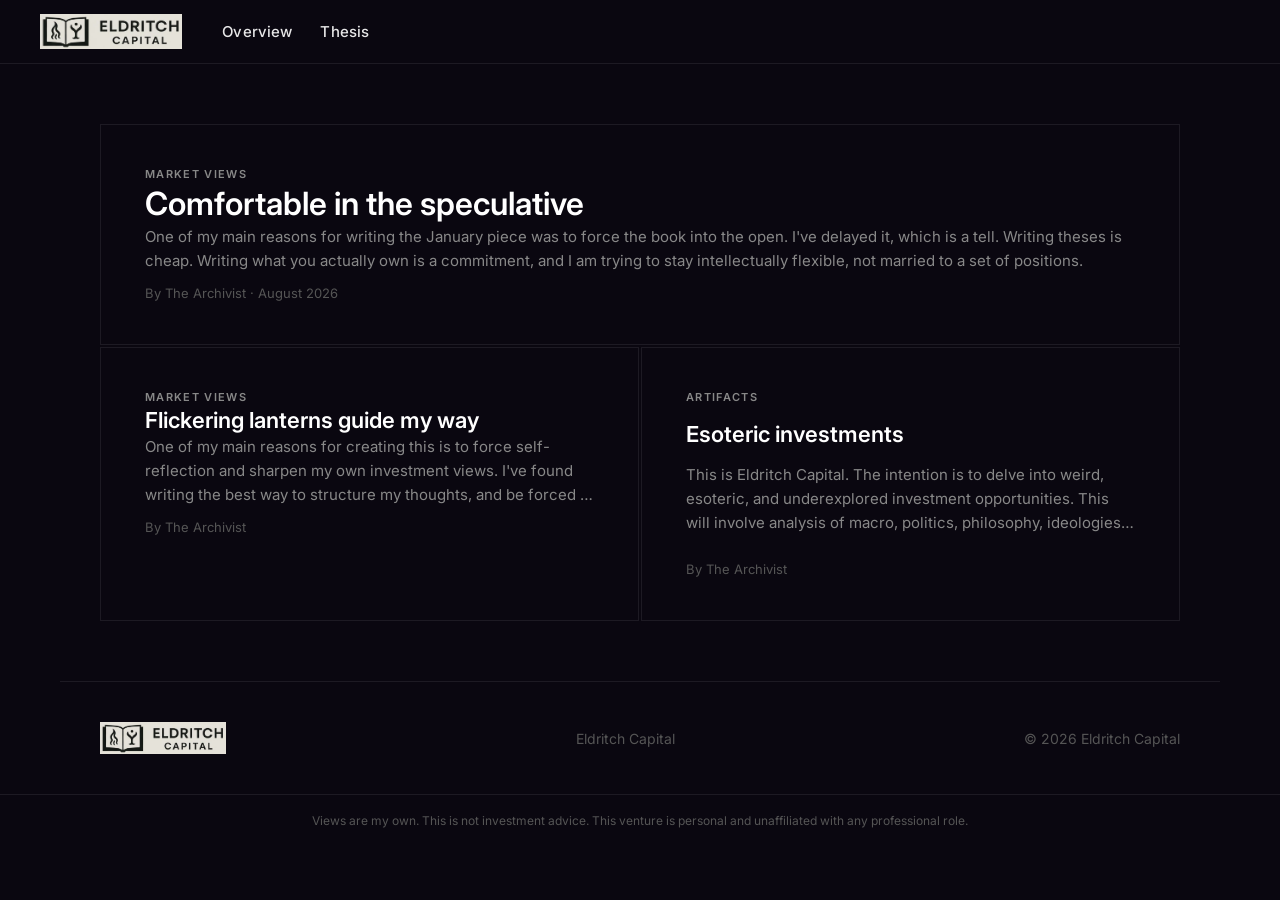
<file: index.html>
<!DOCTYPE html>
<html lang="en">
<head>
  <meta charset="UTF-8" />
  <meta name="viewport" content="width=device-width, initial-scale=1.0" />
  <title>Eldritch Capital</title>
  <meta name="description" content="Exploring esoteric investment ideas" />
  <link rel="stylesheet" href="style.css" />
</head>
<body>

  <!-- ===== NAVIGATION ===== -->
  <nav class="site-nav">
    <div class="nav-left">
      <a href="index.html" class="nav-logo">
        <img src="images/ec-logo-wide-zoom.jpg" alt="Eldritch Capital" />
      </a>
      <ul class="nav-links">
        <li><a href="index.html">Overview</a></li>
        <li><a href="thesis.html">Thesis</a></li>
      </ul>
    </div>
</nav>

  <!-- ===== POST GRID ===== -->
  <main class="home-feed">
    <div class="post-grid">

      <!-- Post 1: Featured -->
      <a href="posts/comfortable-in-the-speculative.html" class="post-card featured">
        <div class="post-card-content">
          <div class="post-card-tag">Market Views</div>
          <h2 class="post-card-title">Comfortable in the speculative</h2>
          <p class="post-card-excerpt">One of my main reasons for writing the January piece was to force the book into the open. I've delayed it, which is a tell. Writing theses is cheap. Writing what you actually own is a commitment, and I am trying to stay intellectually flexible, not married to a set of positions.</p>
          <div class="post-card-meta">By The Archivist &middot; August 2026</div>
        </div>
      </a>

      <!-- Post 2 -->
      <a href="posts/flickering-lanterns-guide-my-way.html" class="post-card">
        <div class="post-card-content">
          <div class="post-card-tag">Market Views</div>
          <h2 class="post-card-title">Flickering lanterns guide my way</h2>
          <p class="post-card-excerpt">One of my main reasons for creating this is to force self-reflection and sharpen my own investment views. I've found writing the best way to structure my thoughts, and be forced to think them through for (even just the threat of) an external audience.</p>
          <div class="post-card-meta">By The Archivist</div>
        </div>
      </a>

      <!-- Post 3 -->
      <a href="posts/esoteric-investments.html" class="post-card">
        <div class="post-card-tag">Artifacts</div>
        <h2 class="post-card-title">Esoteric investments</h2>
        <p class="post-card-excerpt">This is Eldritch Capital. The intention is to delve into weird, esoteric, and underexplored investment opportunities. This will involve analysis of macro, politics, philosophy, ideologies, and technologies.</p>
        <div class="post-card-meta">By The Archivist</div>
      </a>

    </div>
  </main>

  <!-- ===== FOOTER ===== -->
  <footer>
    <div class="site-footer-top">
      <a href="index.html" class="footer-logo">
        <img src="images/ec-logo-wide-zoom.jpg" alt="Eldritch Capital" />
      </a>
      <div class="footer-center">Eldritch Capital</div>
      <div class="footer-right">&copy; 2026 Eldritch Capital</div>
    </div>

    <div class="disclaimer">
      Views are my own. This is not investment advice. This venture is personal and unaffiliated with any professional role.
    </div>
  </footer>

</body>
</html>
</file>
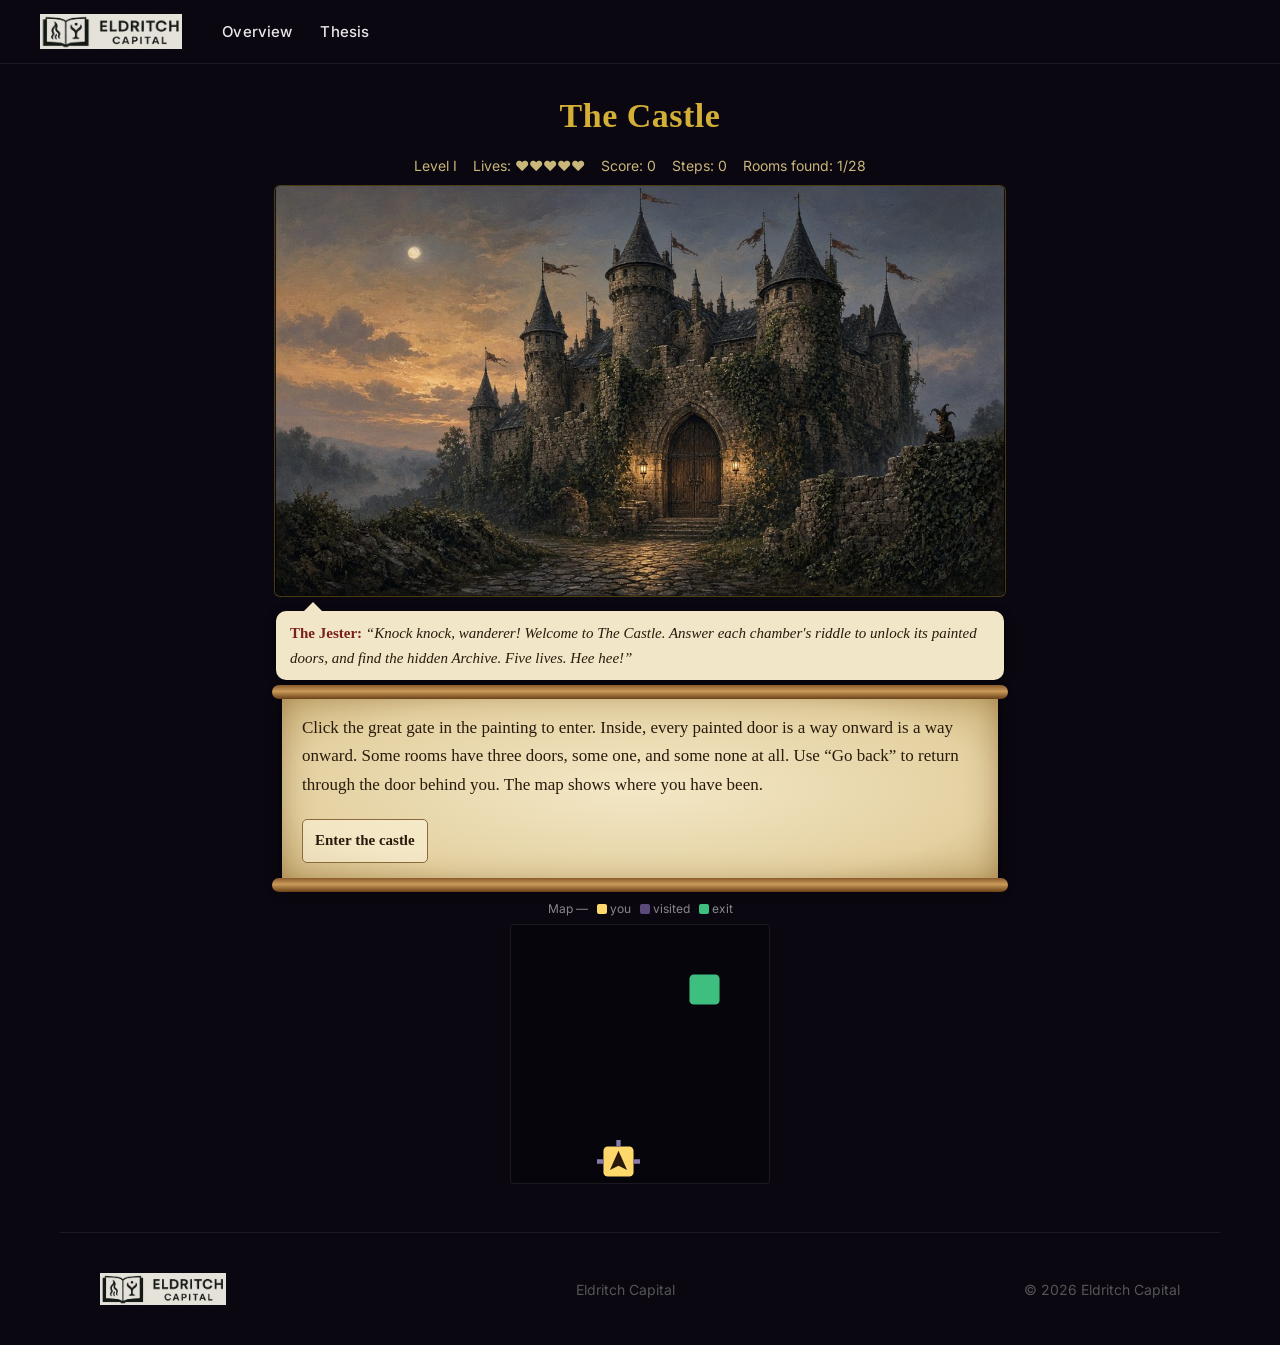
<file: castle/index.html>
<!DOCTYPE html>
<html lang="en">
<head>
<meta charset="UTF-8" />
<meta name="viewport" content="width=device-width, initial-scale=1.0" />
<title>The Castle</title>
<meta name="robots" content="noindex" />
<link rel="stylesheet" href="../style.css" />
<link rel="stylesheet" href="game.css" />
</head>
<body>
<nav class="site-nav">
  <div class="nav-left">
    <a href="../index.html" class="nav-logo"><img src="../images/ec-logo-wide-zoom.jpg" alt="Eldritch Capital" /></a>
    <ul class="nav-links">
      <li><a href="../index.html">Overview</a></li>
      <li><a href="../thesis.html">Thesis</a></li>
    </ul>
  </div>
</nav>
<main class="cs-wrap">
  <h1 class="cs-title">The Castle</h1>
  <div class="cs-hud"><span id="hud-level"></span><span id="hud-lives"></span><span id="hud-score"></span><span id="hud-steps"></span><span id="hud-room"></span></div>
  <div class="cs-scene"><svg id="scene" viewBox="0 0 400 260" preserveAspectRatio="xMidYMid meet"></svg>
    <div id="overlay" class="cs-overlay hidden"></div></div>
  <div id="jester" class="cs-jester"></div>
  <div id="quiz" class="cs-quiz"></div>
  <div class="cs-mapbox"><div class="cs-maplabel">Map — <span class="lg you">you</span> <span class="lg seen">visited</span> <span class="lg exit">exit</span></div>
    <svg id="map" viewBox="0 0 120 120"></svg></div>
</main>
<footer>
  <div class="site-footer-top">
    <a href="../index.html" class="footer-logo"><img src="../images/ec-logo-wide-zoom.jpg" alt="Eldritch Capital" /></a>
    <div class="footer-center">Eldritch Capital</div>
    <div class="footer-right">&copy; 2026 Eldritch Capital</div>
  </div>
</footer>
<script src="questions.js"></script>
<script src="game.js"></script>
</body>
</html>
</file>
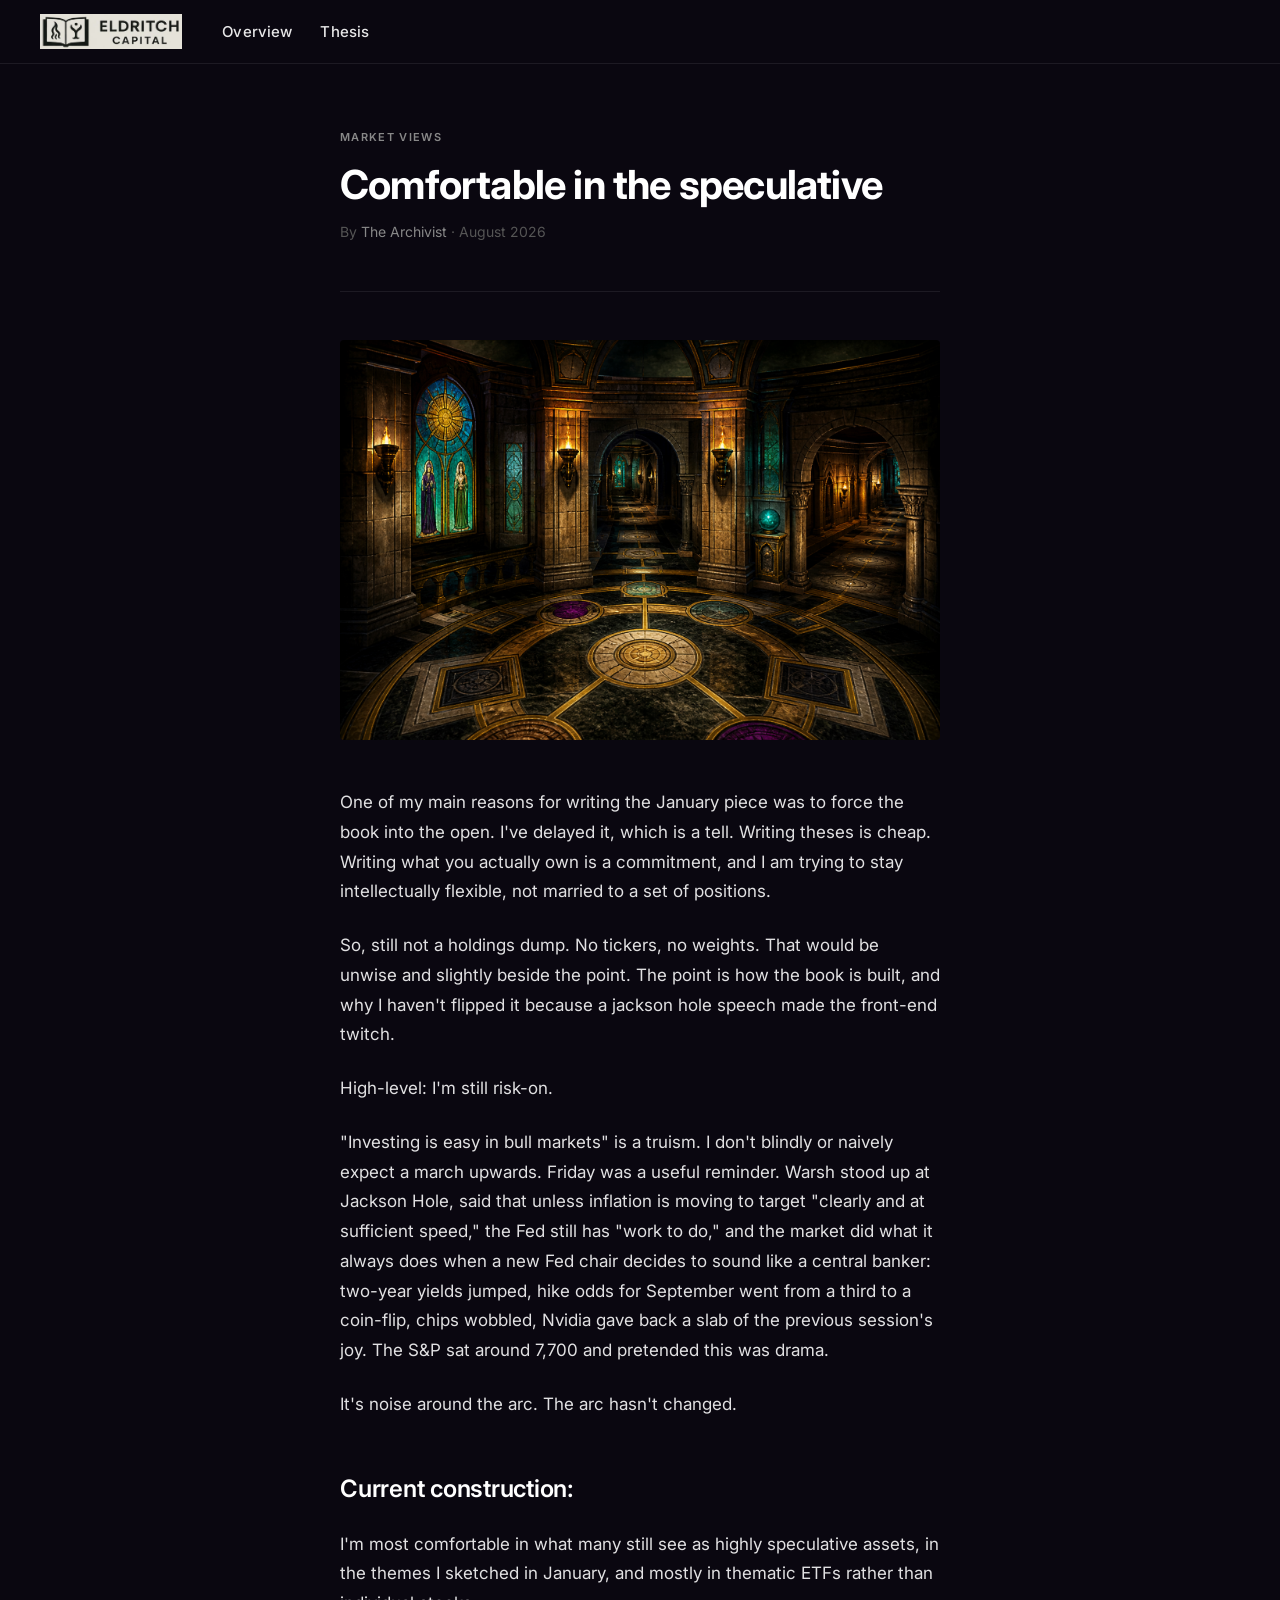
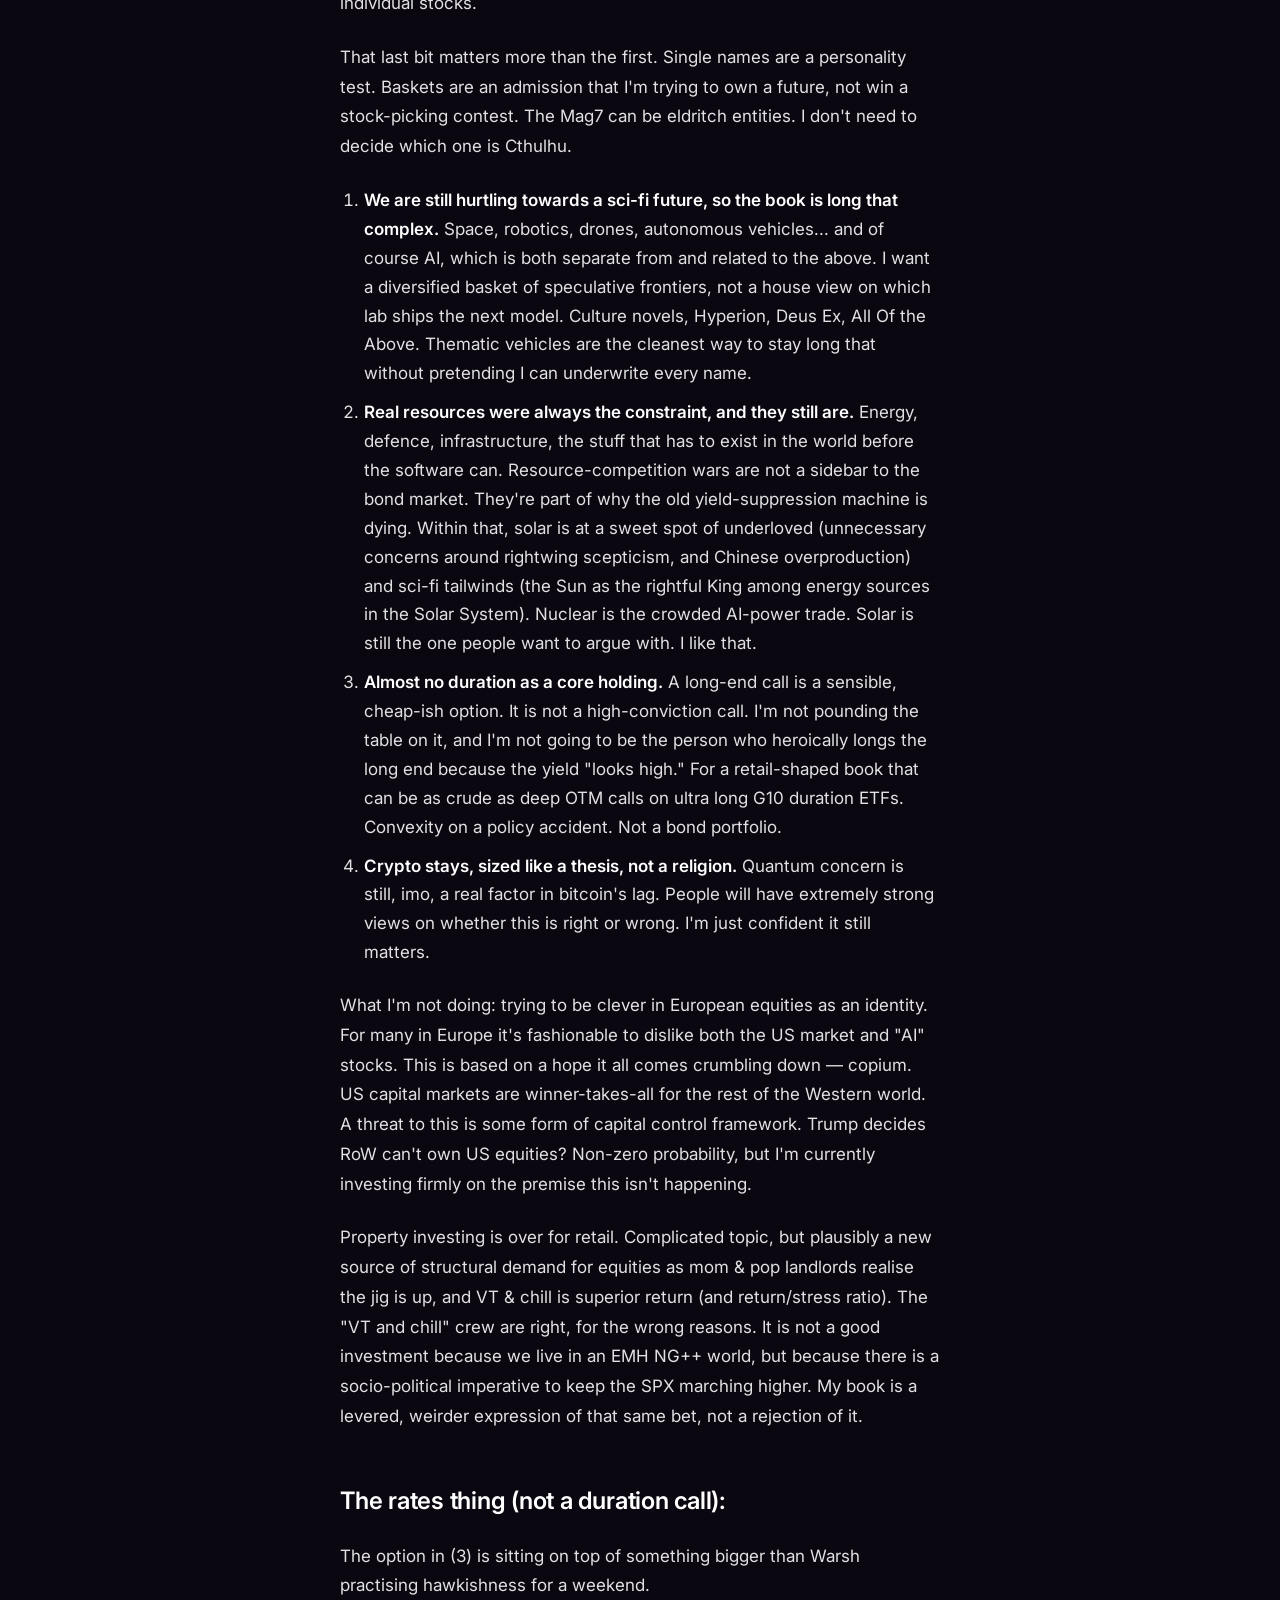
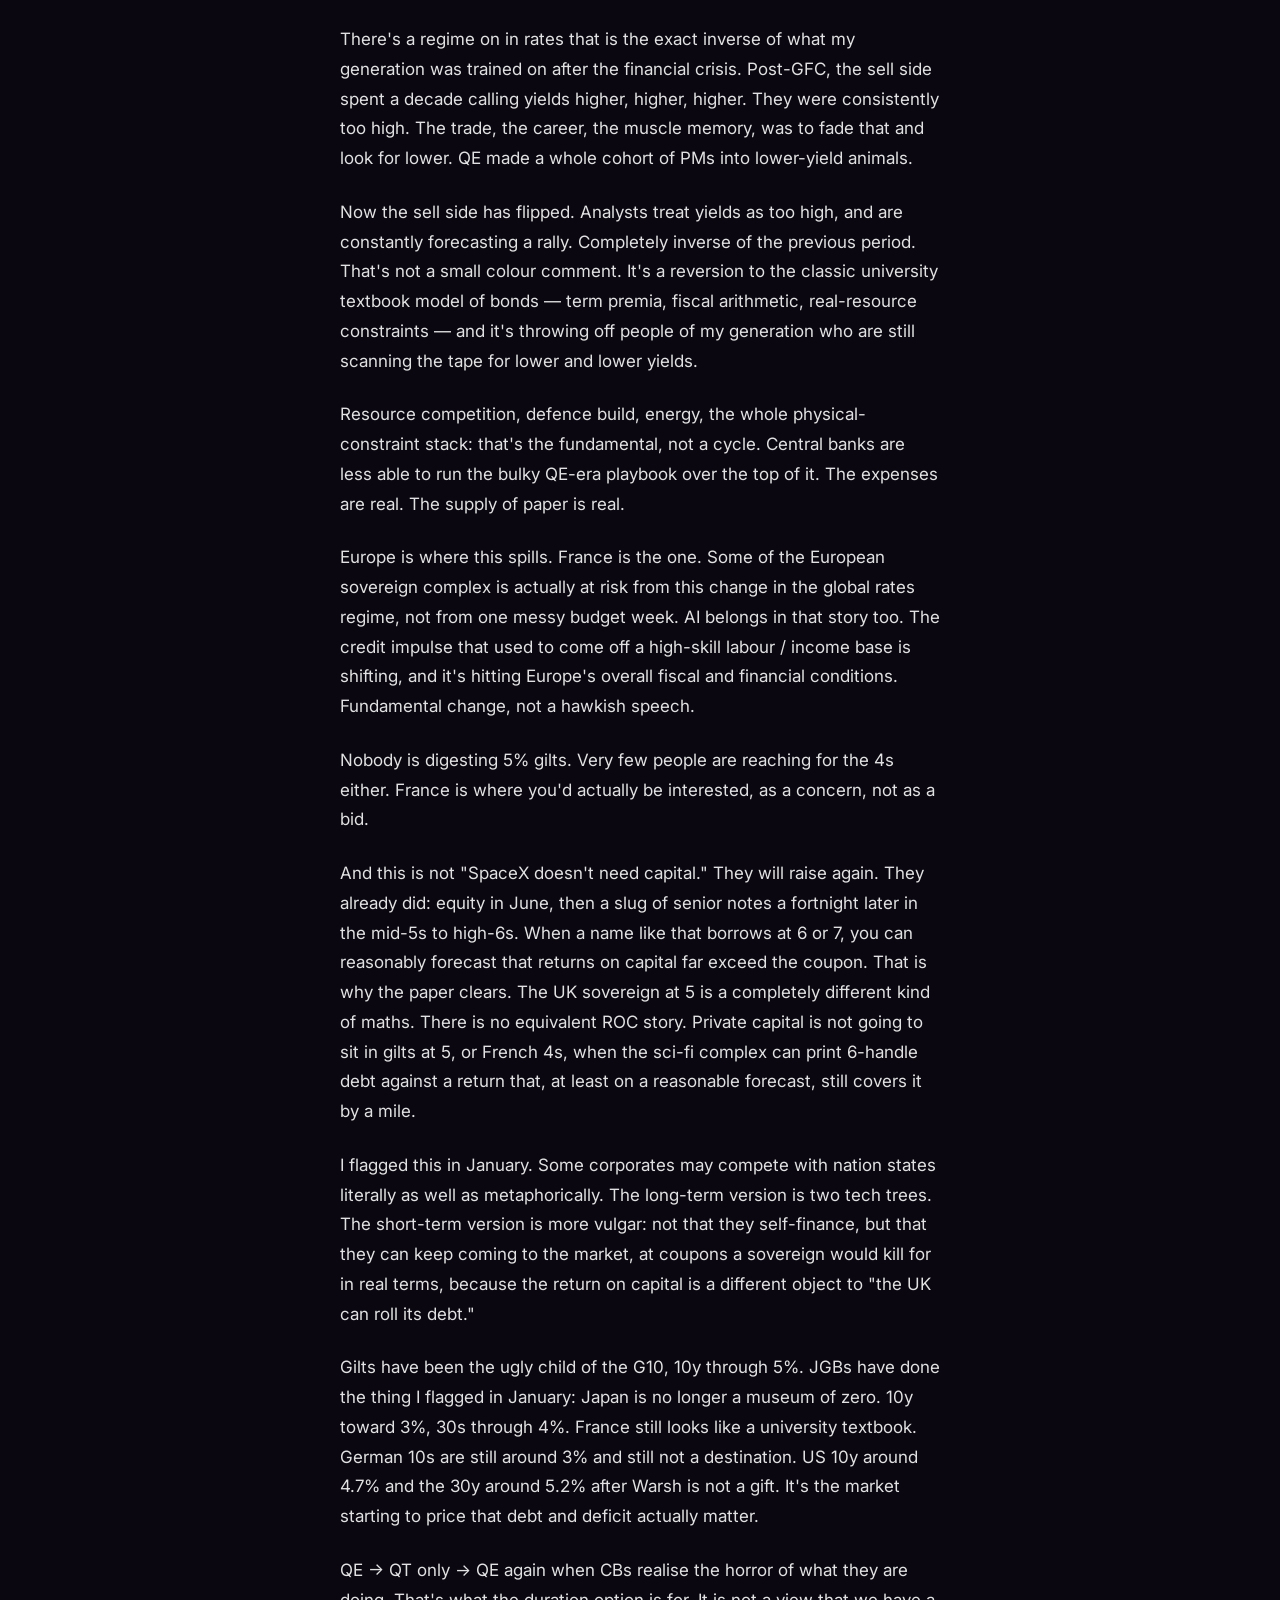
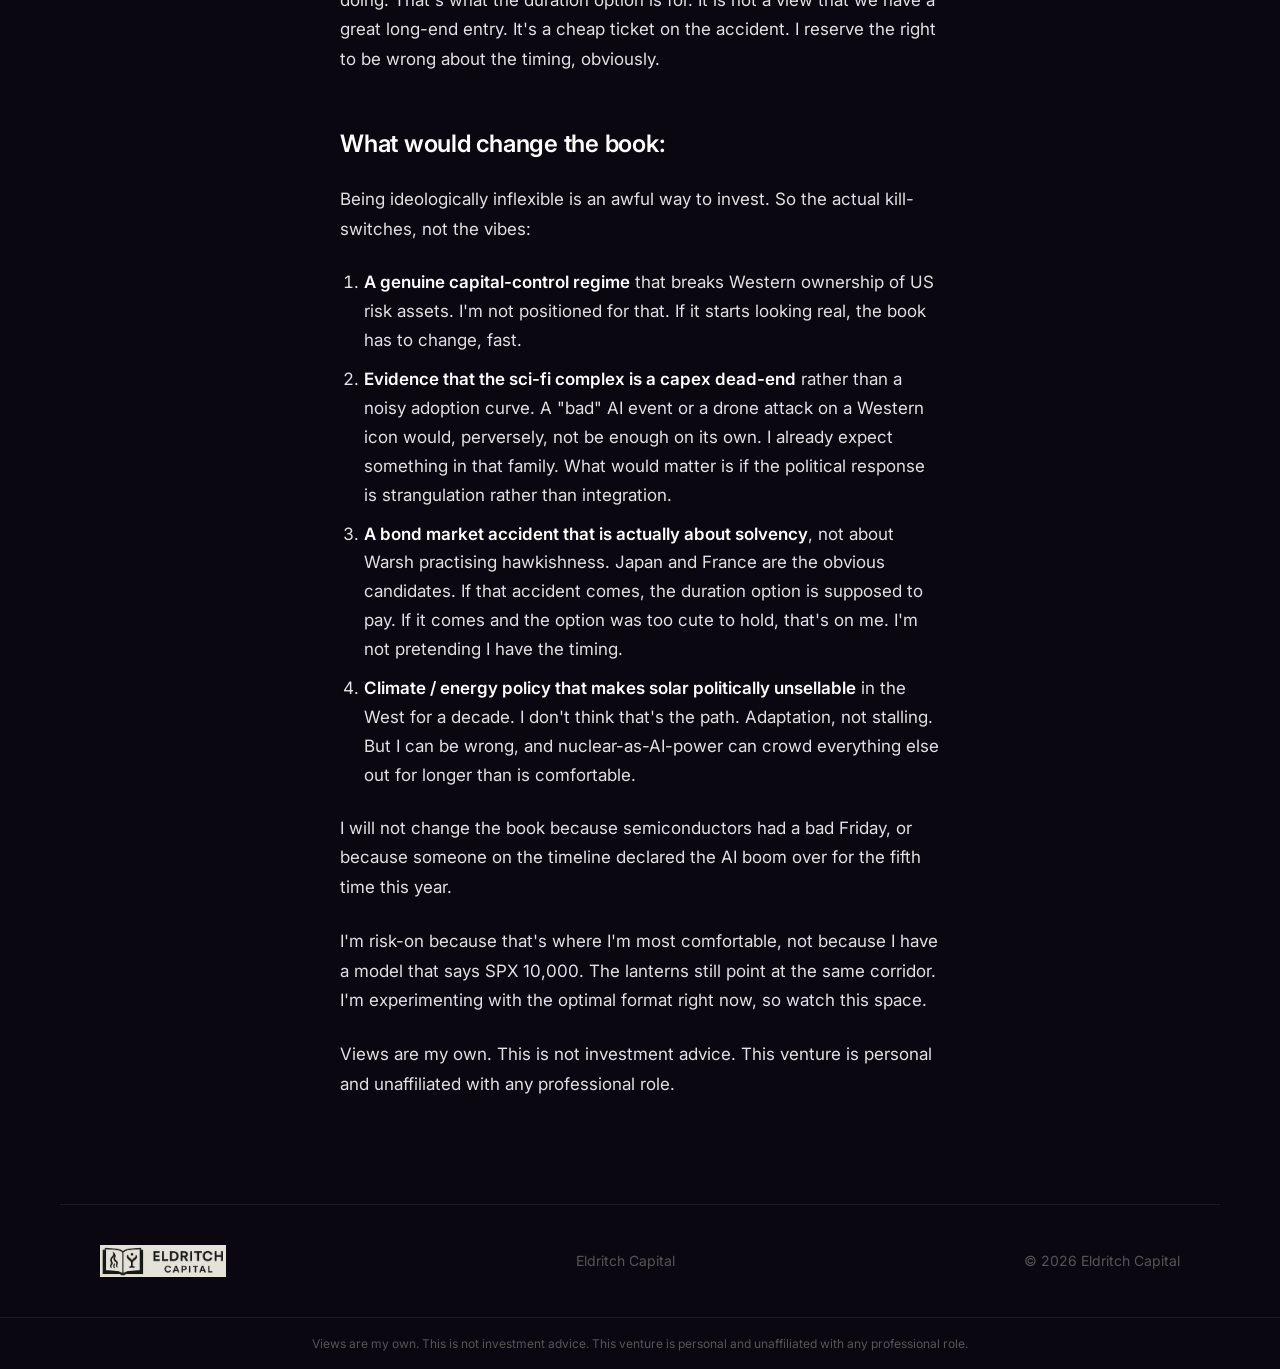
<file: comfortable-in-the-speculative/index.html>
<!DOCTYPE html>
<html lang="en">
<head>
  <meta charset="UTF-8" />
  <meta name="viewport" content="width=device-width, initial-scale=1.0" />
  <title>Comfortable in the speculative — Eldritch Capital</title>
  <link rel="canonical" href="https://eldritch.capital/posts/comfortable-in-the-speculative.html" />
  <meta http-equiv="refresh" content="0; url=/posts/comfortable-in-the-speculative.html" />
  <script>location.replace("/posts/comfortable-in-the-speculative.html");</script>
</head>
<body>
  <p><a href="/posts/comfortable-in-the-speculative.html">Continue to Comfortable in the speculative</a></p>
</body>
</html>
</file>
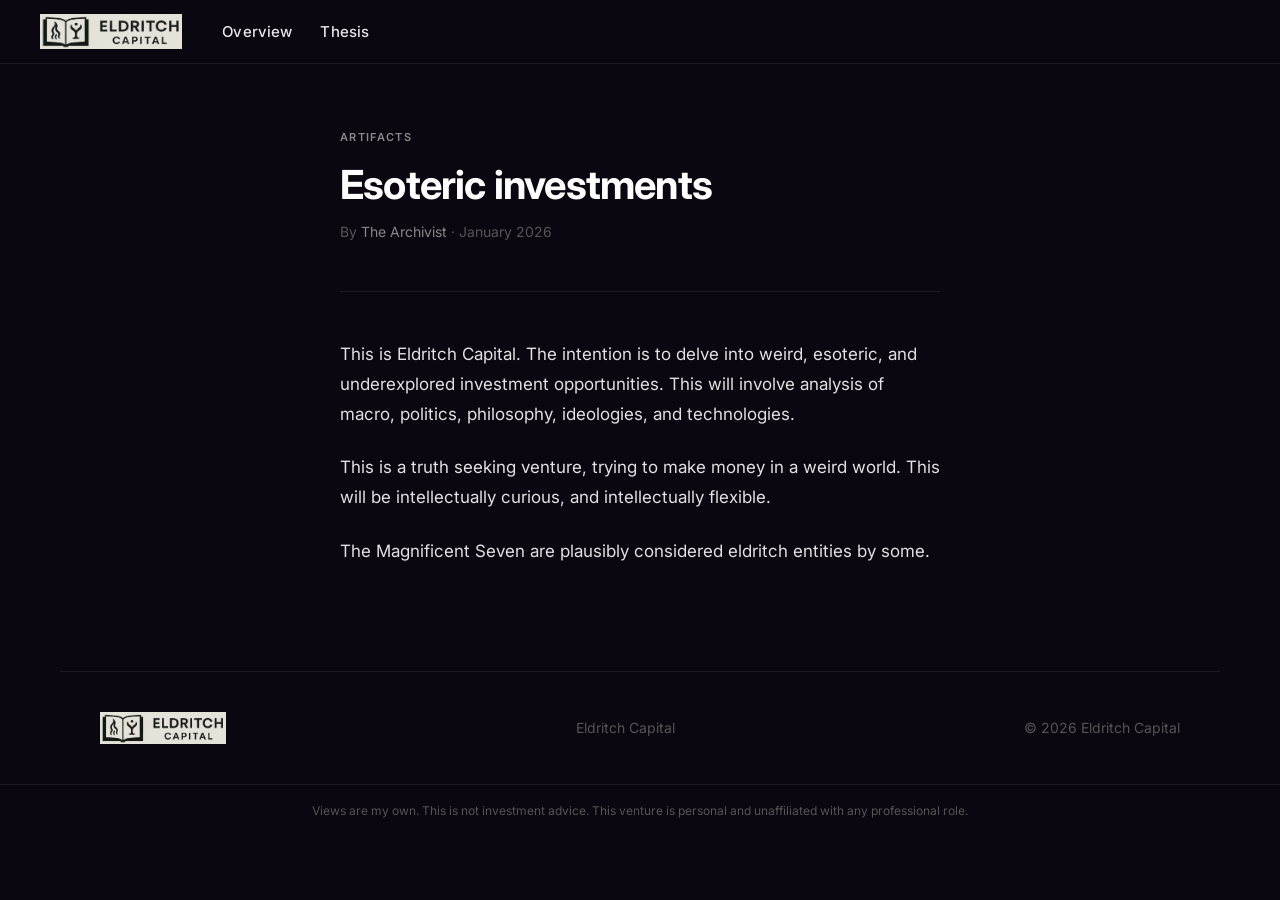
<file: esoteric-investments/index.html>
<!DOCTYPE html>
<html lang="en">
<head>
  <meta charset="UTF-8" />
  <meta name="viewport" content="width=device-width, initial-scale=1.0" />
  <title>Esoteric investments — Eldritch Capital</title>
  <link rel="canonical" href="https://eldritch.capital/posts/esoteric-investments.html" />
  <meta http-equiv="refresh" content="0; url=/posts/esoteric-investments.html" />
  <script>location.replace("/posts/esoteric-investments.html");</script>
</head>
<body>
  <p><a href="/posts/esoteric-investments.html">Continue to Esoteric investments</a></p>
</body>
</html>
</file>
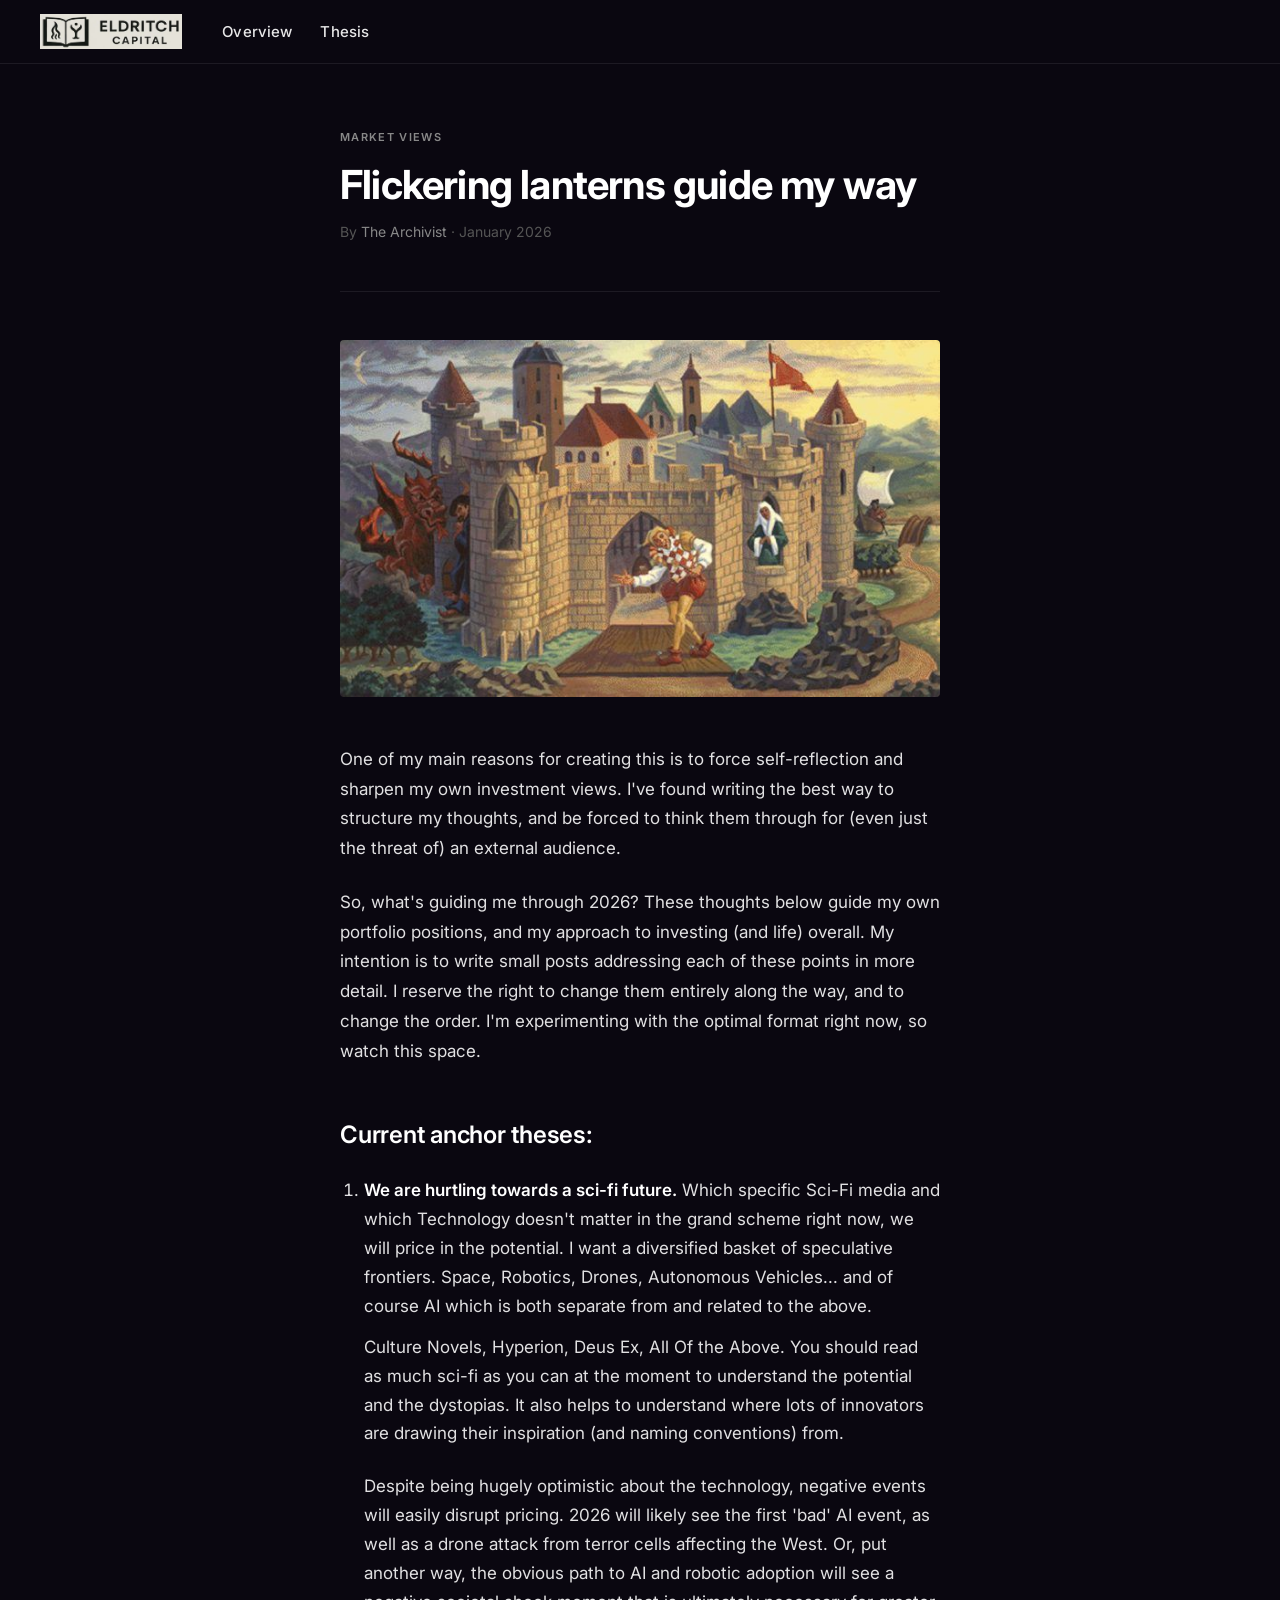
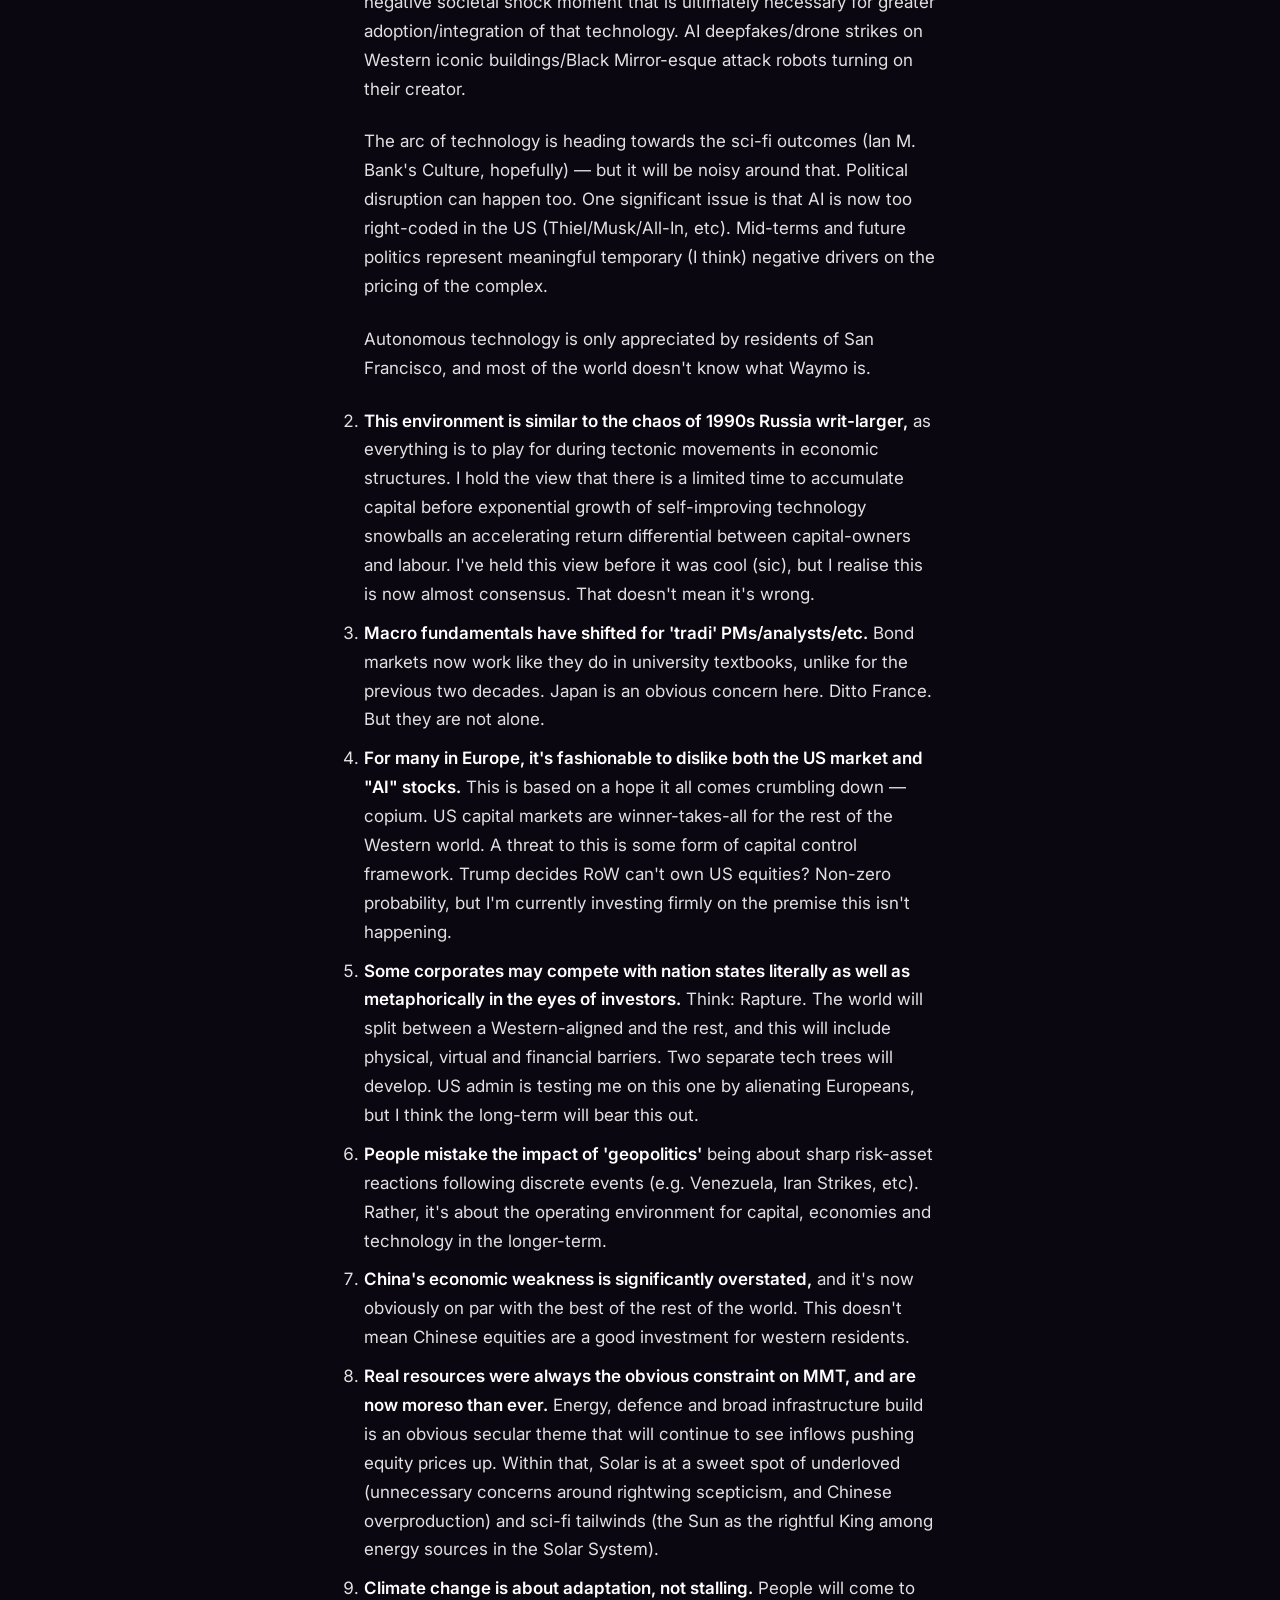
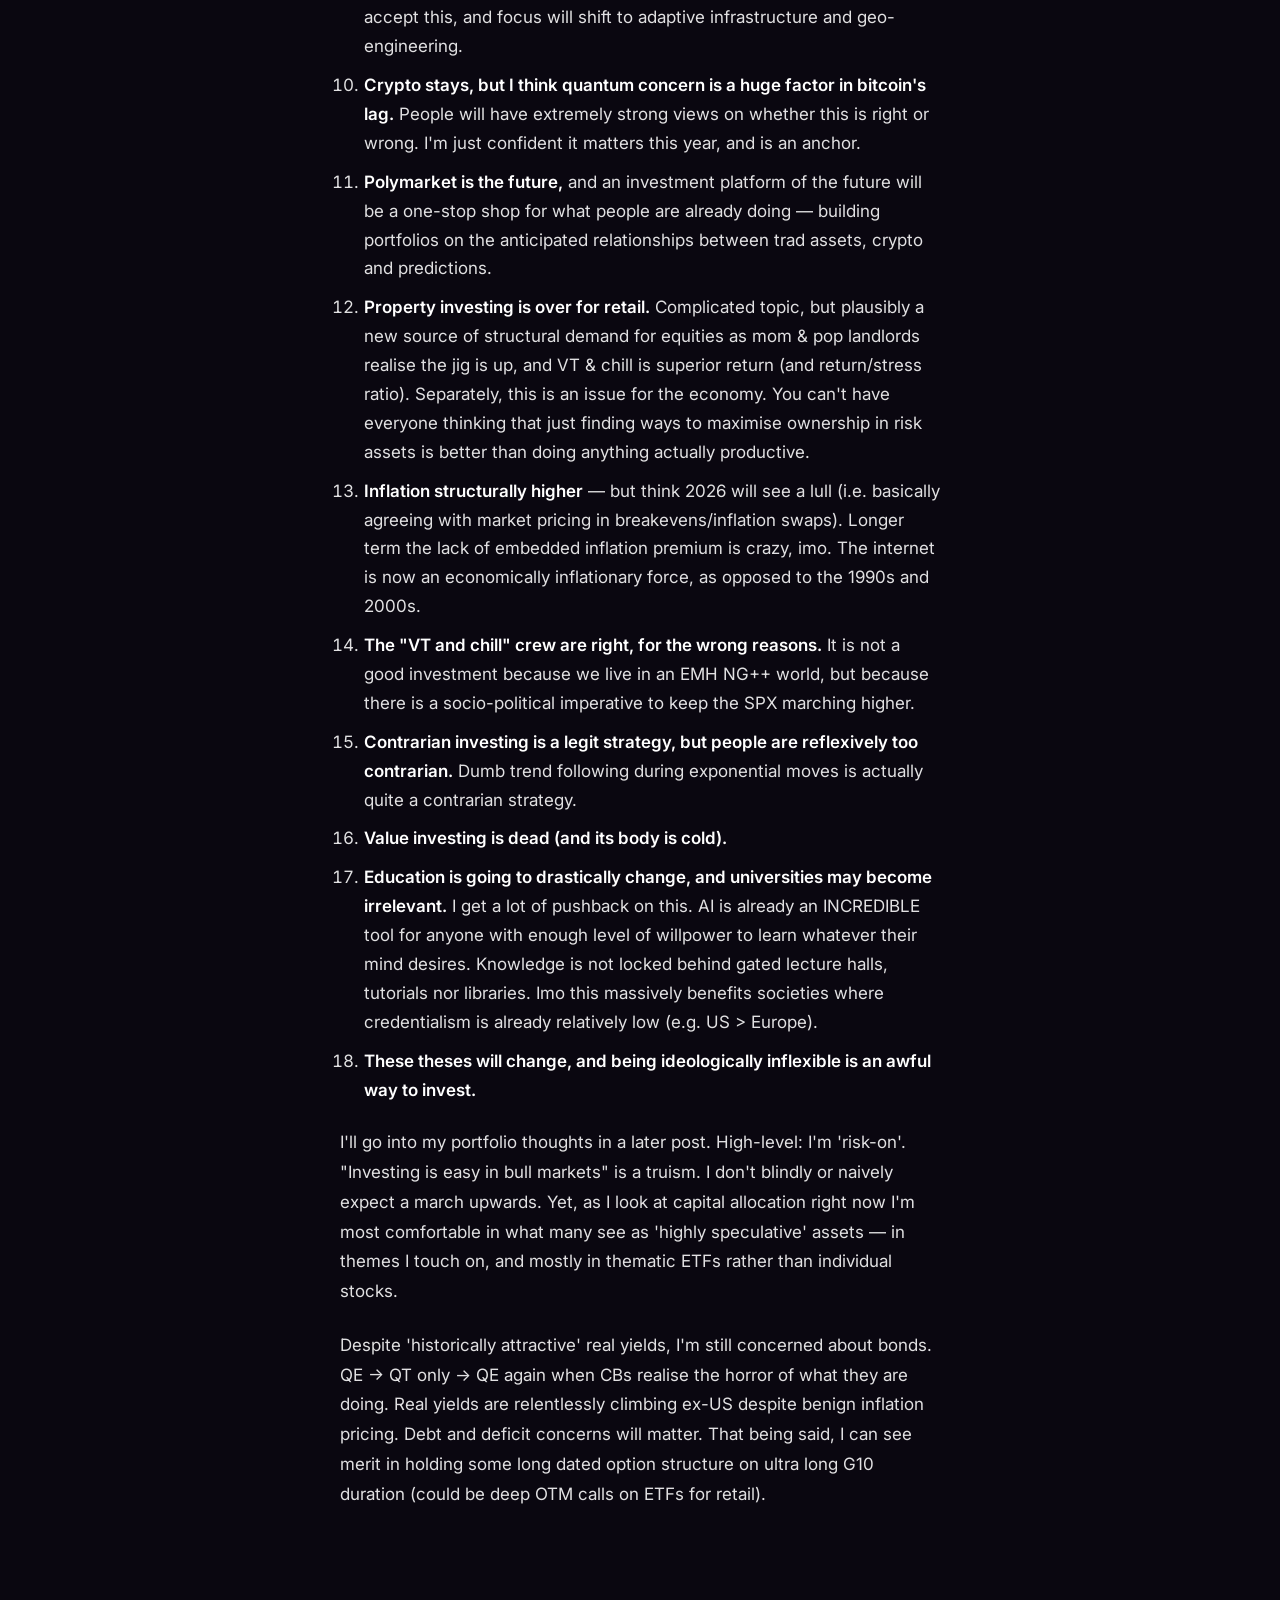
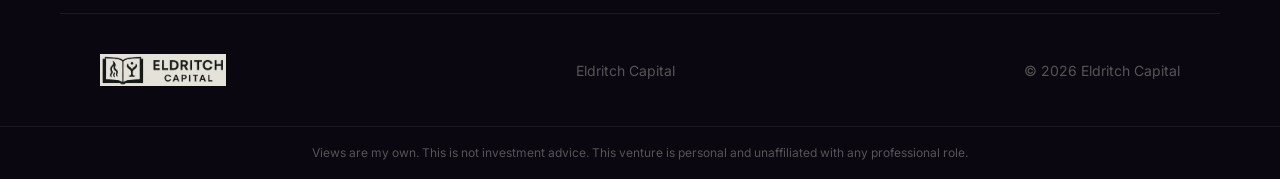
<file: flickering-lanterns-guide-my-way/index.html>
<!DOCTYPE html>
<html lang="en">
<head>
  <meta charset="UTF-8" />
  <meta name="viewport" content="width=device-width, initial-scale=1.0" />
  <title>Flickering lanterns guide my way — Eldritch Capital</title>
  <link rel="canonical" href="https://eldritch.capital/posts/flickering-lanterns-guide-my-way.html" />
  <meta http-equiv="refresh" content="0; url=/posts/flickering-lanterns-guide-my-way.html" />
  <script>location.replace("/posts/flickering-lanterns-guide-my-way.html");</script>
</head>
<body>
  <p><a href="/posts/flickering-lanterns-guide-my-way.html">Continue to Flickering lanterns guide my way</a></p>
</body>
</html>
</file>
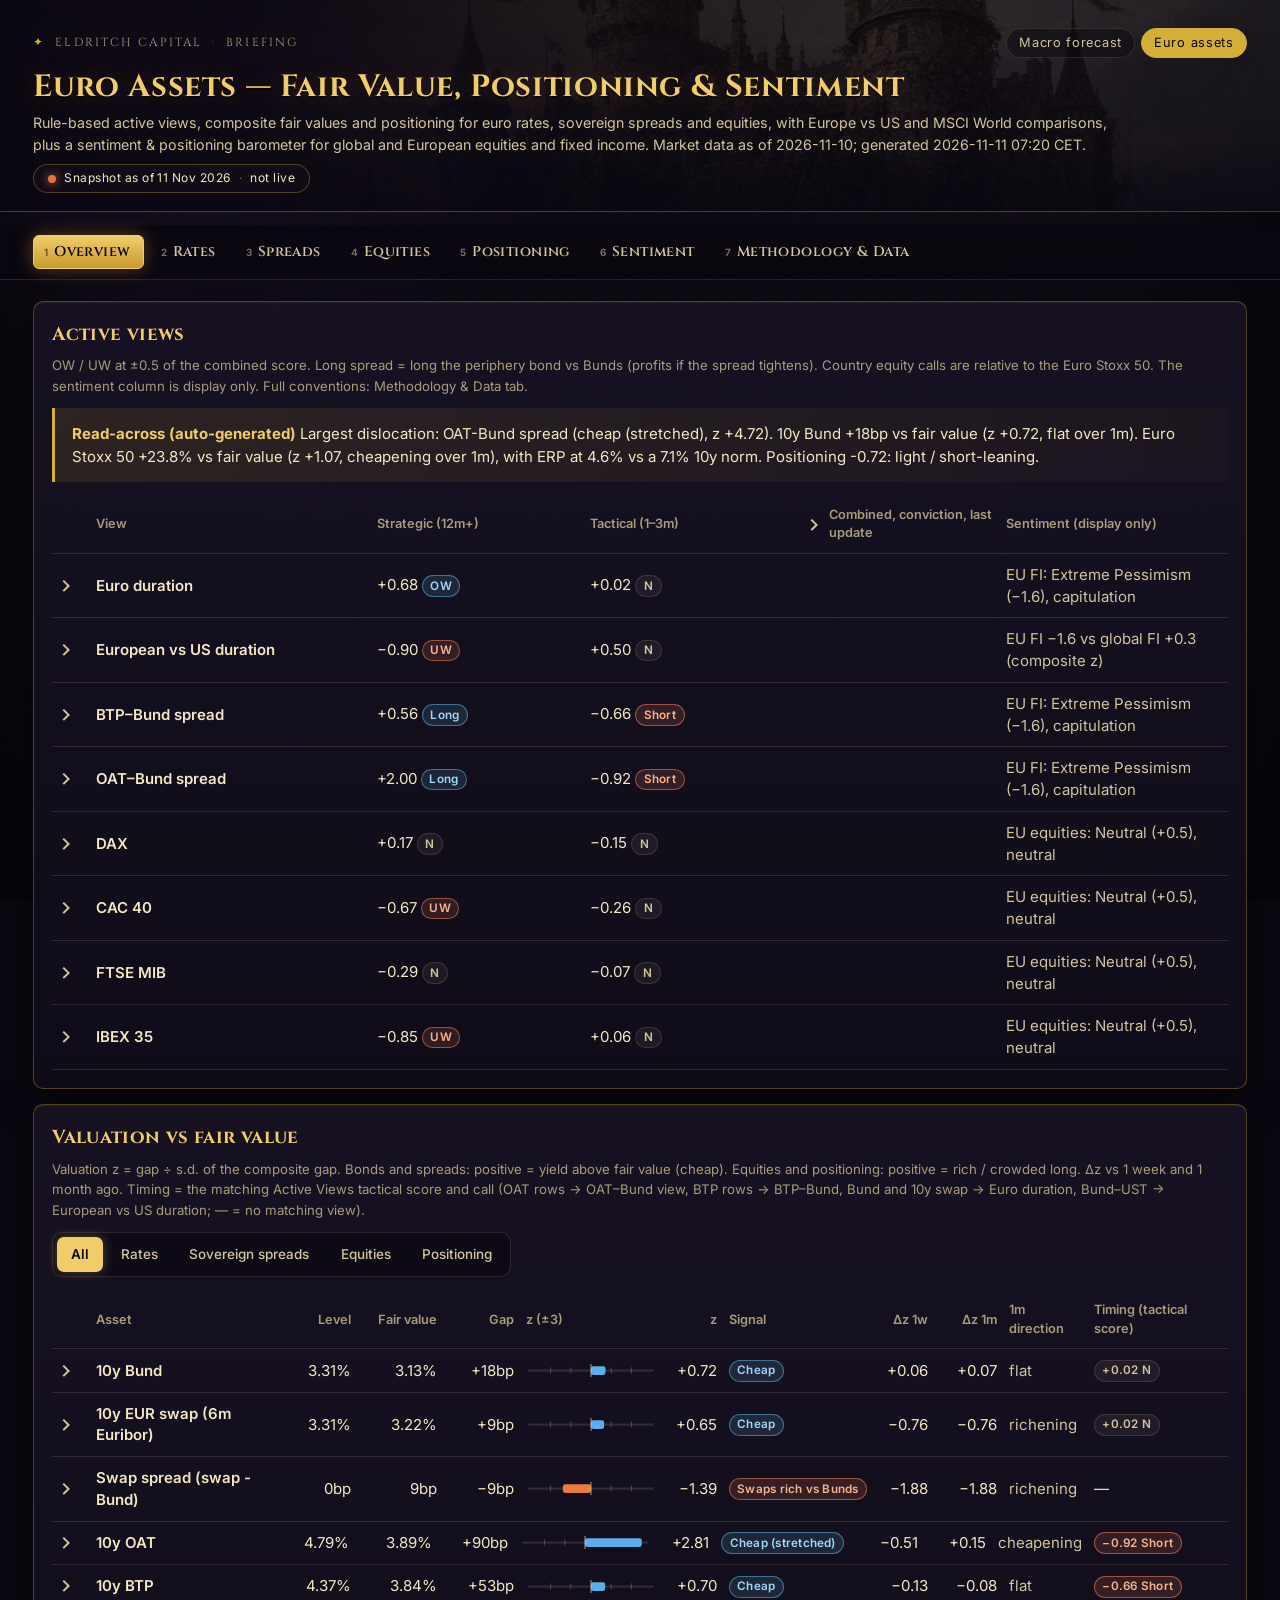
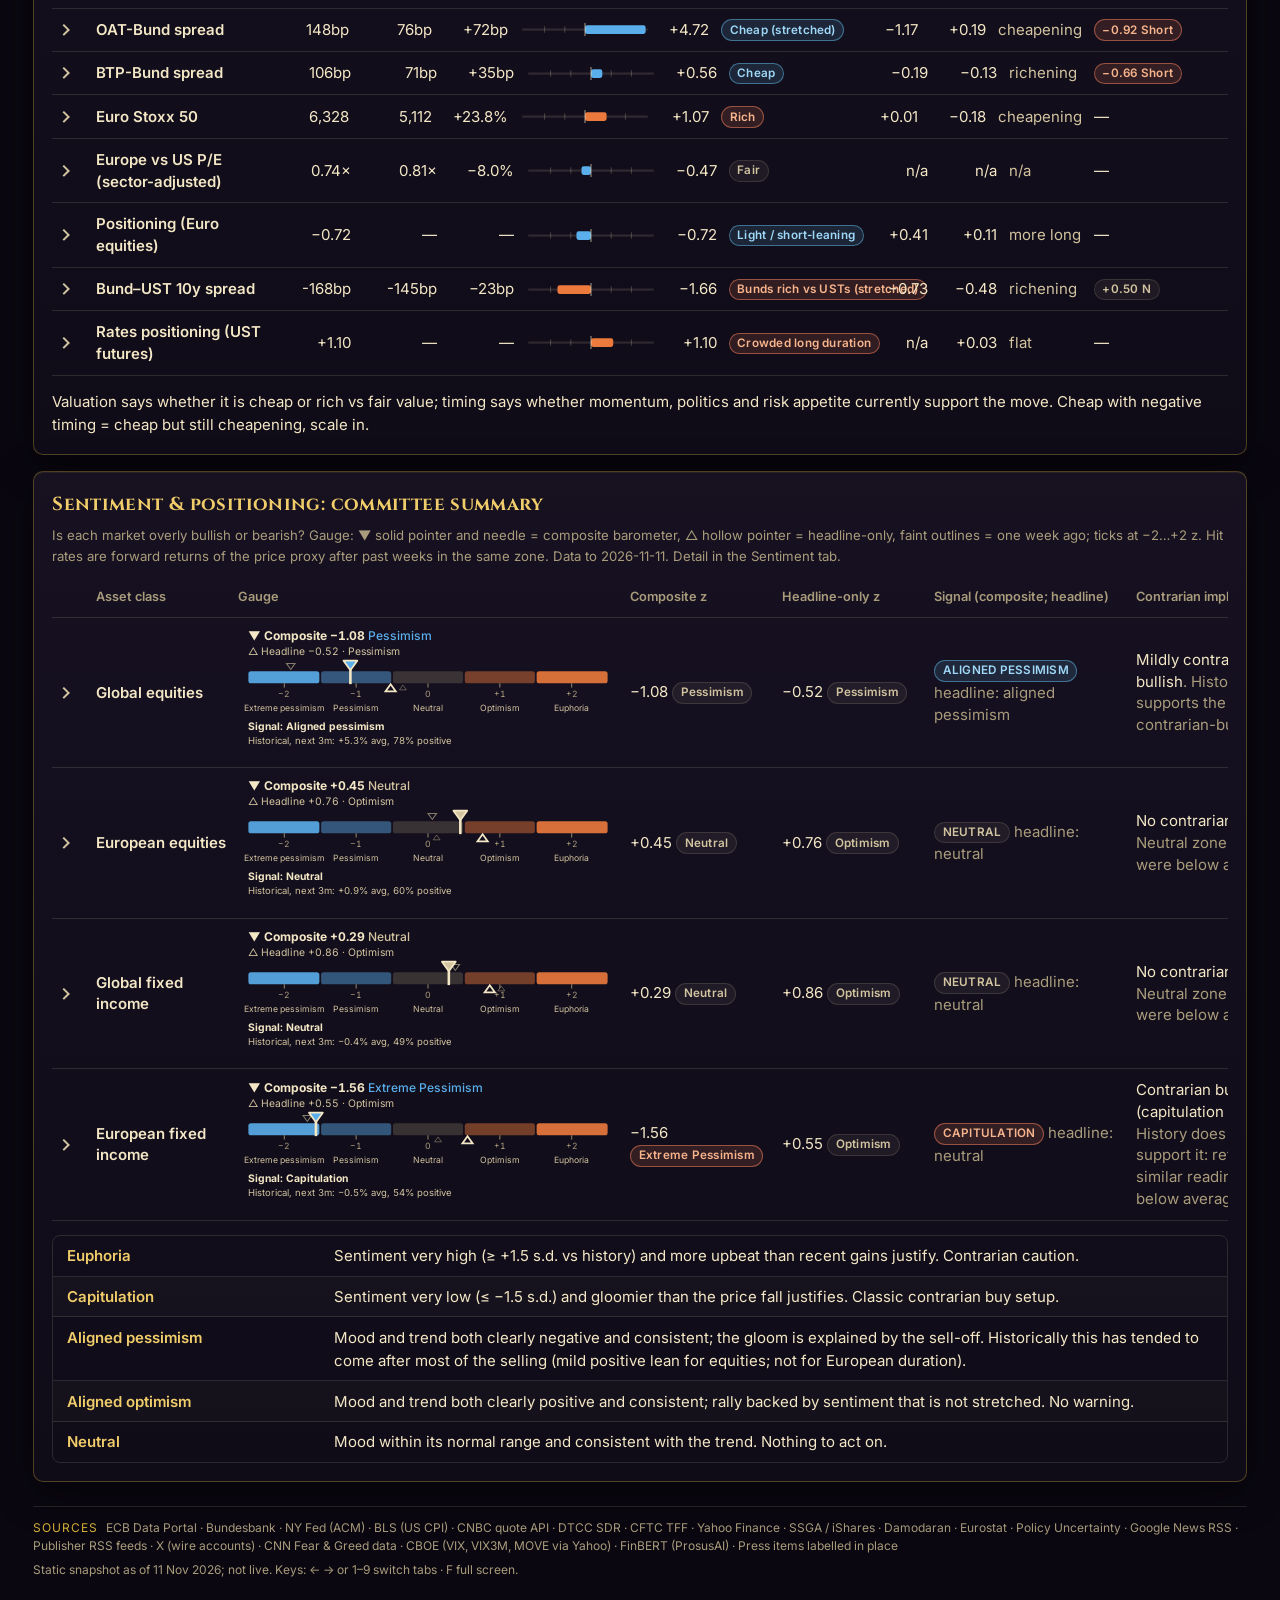
<file: briefing/euro-assets-m9gpos/index.html>
<!DOCTYPE html>
<html lang="en">
<head>
<meta charset="utf-8" />
<meta name="viewport" content="width=device-width, initial-scale=1" />
<meta name="robots" content="noindex,nofollow,noarchive,nosnippet,noimageindex" />
<meta name="googlebot" content="noindex,nofollow,noarchive,nosnippet" />
<meta name="referrer" content="no-referrer" />
<title>Euro Assets — Fair Value, Positioning & Sentiment</title>
<link rel="icon" href="data:," />
<link rel="stylesheet" href="app.css" />
</head>
<body>
<div id="root"></div>
<noscript><p style="color:#f3e7c6;font-family:Georgia,serif;padding:2em">This briefing needs JavaScript. Snapshot as of 11 Nov 2026.</p></noscript>
<script>window.EZ_PAGE={"nav":[{"href":"../ez-macro-m9gpos/","label":"Macro forecast","current":false},{"href":"../euro-assets-m9gpos/","label":"Euro assets","current":true}]};</script>
<script src="app.js"></script>
</body>
</html>
</file>
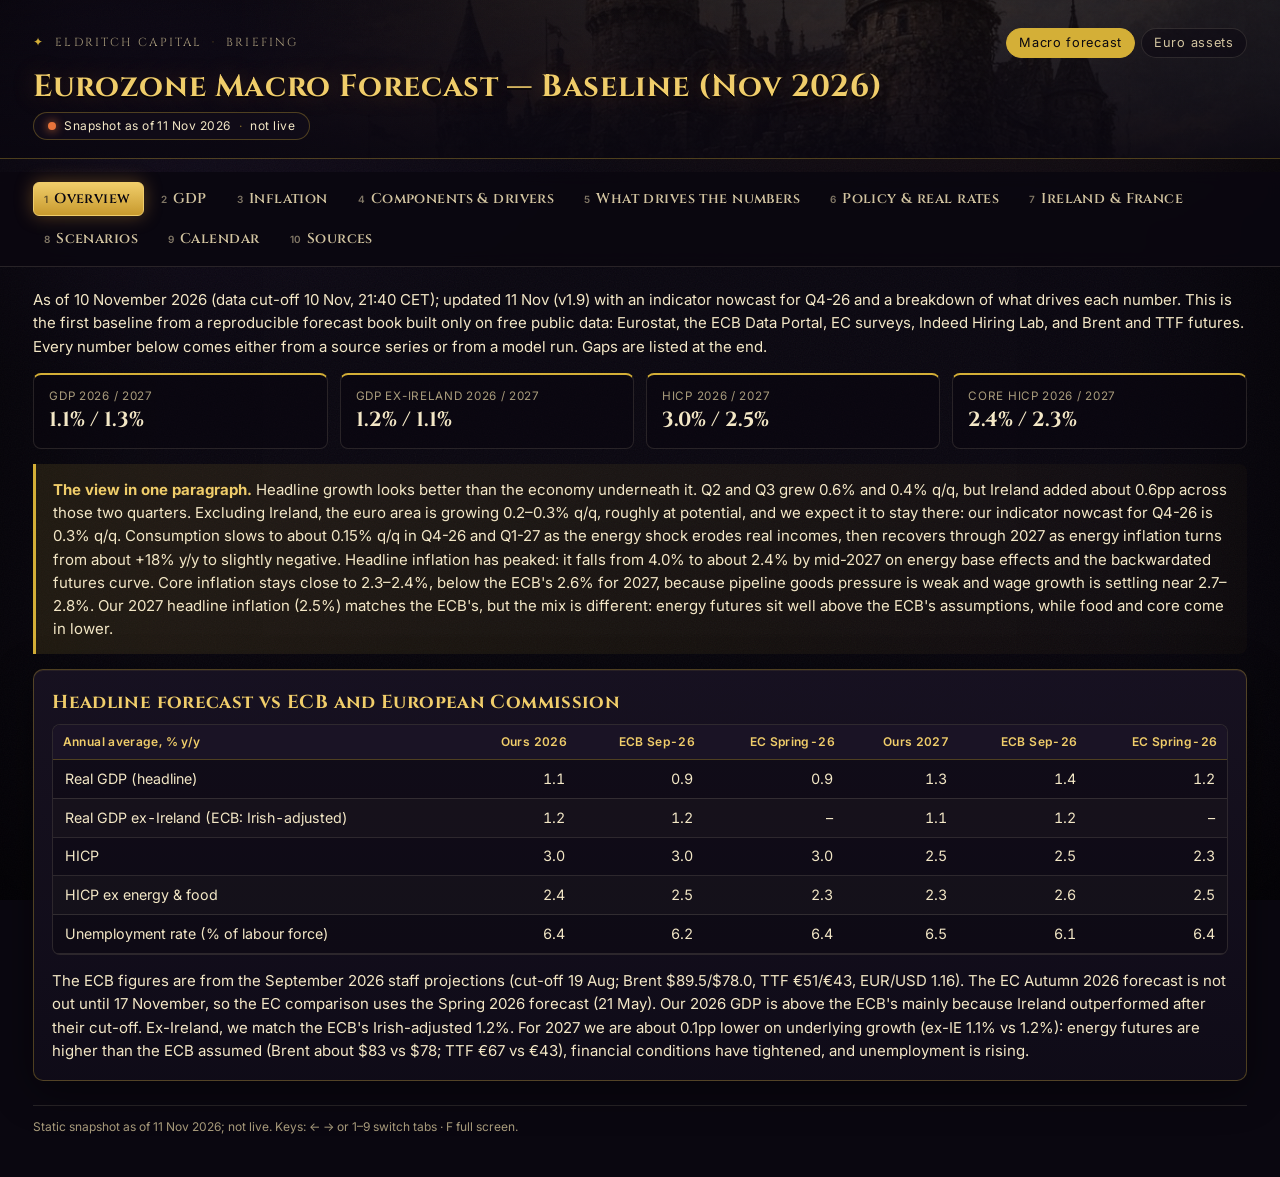
<file: briefing/ez-macro-m9gpos/index.html>
<!DOCTYPE html>
<html lang="en">
<head>
<meta charset="utf-8" />
<meta name="viewport" content="width=device-width, initial-scale=1" />
<meta name="robots" content="noindex,nofollow,noarchive,nosnippet,noimageindex" />
<meta name="googlebot" content="noindex,nofollow,noarchive,nosnippet" />
<meta name="referrer" content="no-referrer" />
<title>Eurozone Macro Forecast — Baseline (Nov 2026)</title>
<link rel="icon" href="data:," />
<link rel="stylesheet" href="app.css" />
</head>
<body>
<div id="root"></div>
<noscript><p style="color:#f3e7c6;font-family:Georgia,serif;padding:2em">This briefing needs JavaScript. Snapshot as of 11 Nov 2026.</p></noscript>
<script>window.EZ_PAGE={"nav":[{"href":"../ez-macro-m9gpos/","label":"Macro forecast","current":true},{"href":"../euro-assets-m9gpos/","label":"Euro assets","current":false}]};</script>
<script src="app.js"></script>
</body>
</html>
</file>
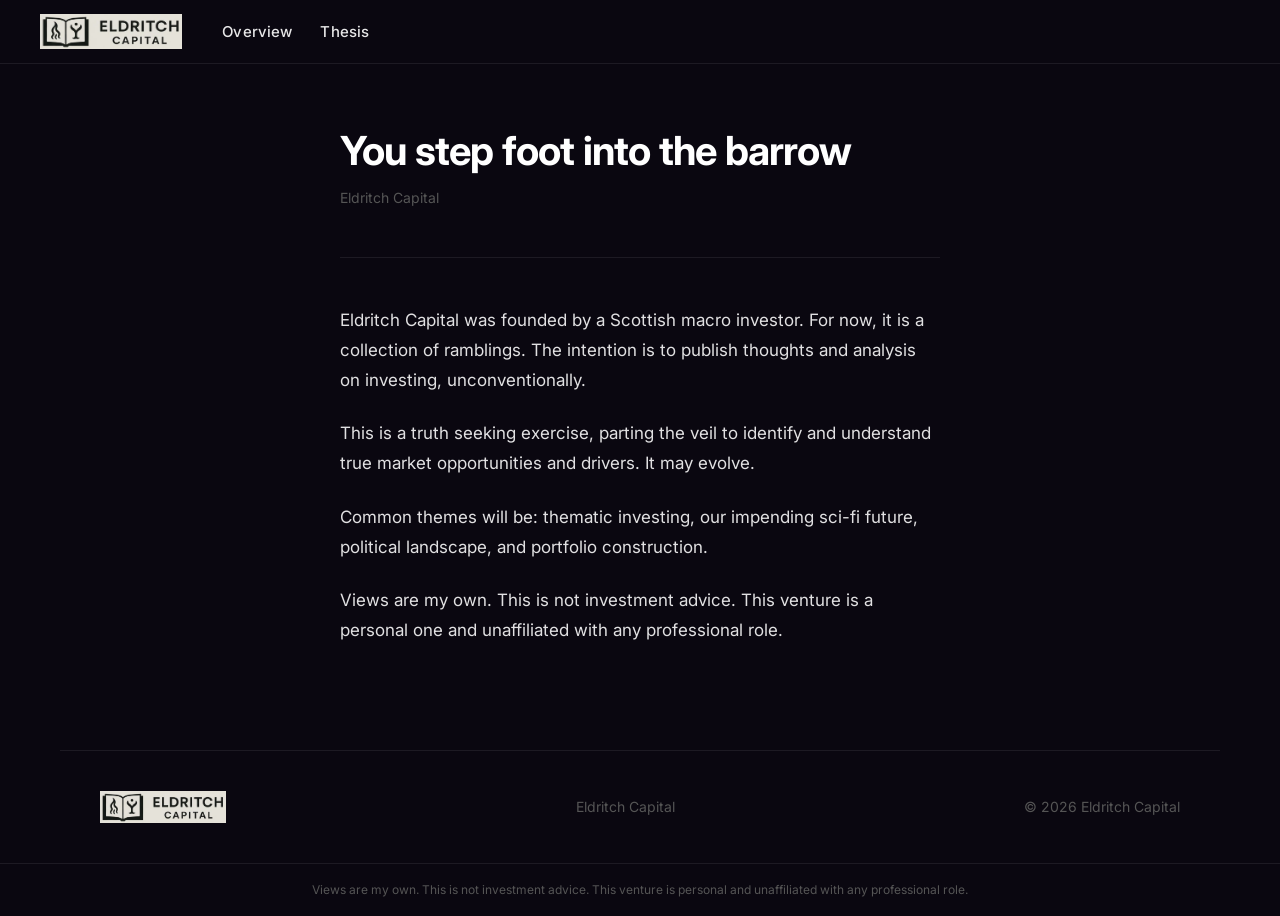
<file: thesis.html>
<!DOCTYPE html>
<html lang="en">
<head>
  <meta charset="UTF-8" />
  <meta name="viewport" content="width=device-width, initial-scale=1.0" />
  <title>Thesis — Eldritch Capital</title>
  <meta name="description" content="You step foot into the barrow." />
  <link rel="stylesheet" href="style.css" />
</head>
<body>

  <!-- ===== NAVIGATION ===== -->
  <nav class="site-nav">
    <div class="nav-left">
      <a href="index.html" class="nav-logo">
        <img src="images/ec-logo-wide-zoom.jpg" alt="Eldritch Capital" />
      </a>
      <ul class="nav-links">
        <li><a href="index.html">Overview</a></li>
        <li><a href="thesis.html">Thesis</a></li>
      </ul>
    </div>
</nav>

  <!-- ===== ARTICLE ===== -->
  <main>
    <article class="article-wrapper">

      <h1 class="article-title">You step foot into the barrow</h1>
      <div class="article-meta">Eldritch Capital</div>

      <div class="article-content">

        <p>Eldritch Capital was founded by a Scottish macro investor. For now, it is a collection of ramblings. The intention is to publish thoughts and analysis on investing, unconventionally.</p>

        <p>This is a truth seeking exercise, parting the veil to identify and understand true market opportunities and drivers. It may evolve.</p>

        <p>Common themes will be: thematic investing, our impending sci-fi future, political landscape, and portfolio construction.</p>

        <p>Views are my own. This is not investment advice. This venture is a personal one and unaffiliated with any professional role.</p>

      </div>
    </article>
  </main>

  <!-- ===== FOOTER ===== -->
  <footer>
    <div class="site-footer-top">
      <a href="index.html" class="footer-logo">
        <img src="images/ec-logo-wide-zoom.jpg" alt="Eldritch Capital" />
      </a>
      <div class="footer-center">Eldritch Capital</div>
      <div class="footer-right">&copy; 2026 Eldritch Capital</div>
    </div>

    <div class="disclaimer">
      Views are my own. This is not investment advice. This venture is personal and unaffiliated with any professional role.
    </div>
  </footer>

</body>
</html>
</file>
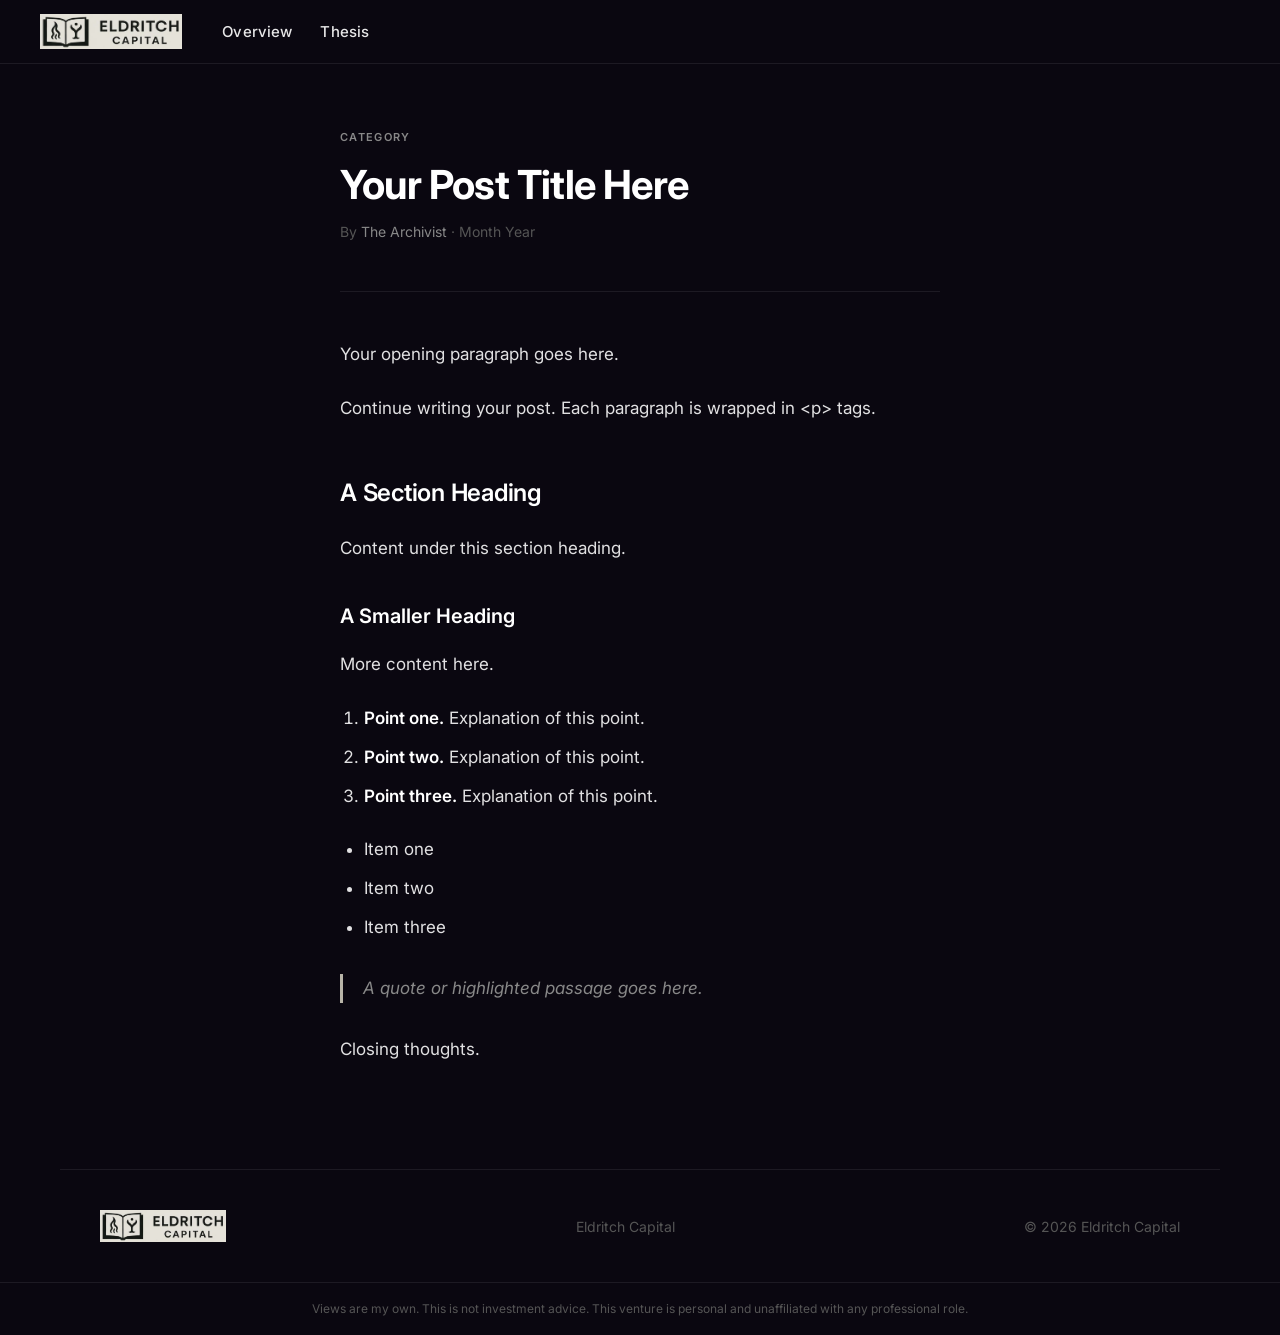
<file: posts/_new-post-template.html>
<!DOCTYPE html>
<html lang="en">
<head>
  <meta charset="UTF-8" />
  <meta name="viewport" content="width=device-width, initial-scale=1.0" />
  <title>YOUR POST TITLE — Eldritch Capital</title>
  <meta name="description" content="A short description of your post." />
  <link rel="stylesheet" href="../style.css" />
</head>
<body>

  <!-- ===== NAVIGATION ===== -->
  <nav class="site-nav">
    <div class="nav-left">
      <a href="../index.html" class="nav-logo">
        <img src="../images/ec-logo-wide-zoom.jpg" alt="Eldritch Capital" />
      </a>
      <ul class="nav-links">
        <li><a href="../index.html">Overview</a></li>
        <li><a href="../thesis.html">Thesis</a></li>
      </ul>
    </div>
</nav>

  <!-- ===== ARTICLE ===== -->
  <main>
    <article class="article-wrapper">

      <!-- Category tag — e.g. "Market Views", "Artifacts", "Macro", "Portfolio", "Thesis" -->
      <div class="article-tag">CATEGORY</div>

      <!-- Post title -->
      <h1 class="article-title">Your Post Title Here</h1>

      <!-- Author and date -->
      <div class="article-meta">By <span>The Archivist</span> &middot; Month Year</div>

      <!-- Optional: hero image. Remove this block if no image. -->
      <!--
      <div class="article-image">
        <img src="../images/your-image.jpg" alt="Description of image" />
      </div>
      -->

      <!-- ===== POST CONTENT ===== -->
      <div class="article-content">

        <p>Your opening paragraph goes here.</p>

        <p>Continue writing your post. Each paragraph is wrapped in &lt;p&gt; tags.</p>

        <!-- Subheading -->
        <h2>A Section Heading</h2>

        <p>Content under this section heading.</p>

        <!-- Smaller subheading -->
        <h3>A Smaller Heading</h3>

        <p>More content here.</p>

        <!-- Numbered list -->
        <ol>
          <li><strong>Point one.</strong> Explanation of this point.</li>
          <li><strong>Point two.</strong> Explanation of this point.</li>
          <li><strong>Point three.</strong> Explanation of this point.</li>
        </ol>

        <!-- Bullet list -->
        <ul>
          <li>Item one</li>
          <li>Item two</li>
          <li>Item three</li>
        </ul>

        <!-- Blockquote -->
        <blockquote>
          A quote or highlighted passage goes here.
        </blockquote>

        <p>Closing thoughts.</p>

      </div>
    </article>
  </main>

  <!-- ===== FOOTER ===== -->
  <footer>
    <div class="site-footer-top">
      <a href="../index.html" class="footer-logo">
        <img src="../images/ec-logo-wide-zoom.jpg" alt="Eldritch Capital" />
      </a>
      <div class="footer-center">Eldritch Capital</div>
      <div class="footer-right">&copy; 2026 Eldritch Capital</div>
    </div>

    <div class="disclaimer">
      Views are my own. This is not investment advice. This venture is personal and unaffiliated with any professional role.
    </div>
  </footer>

</body>
</html>
</file>
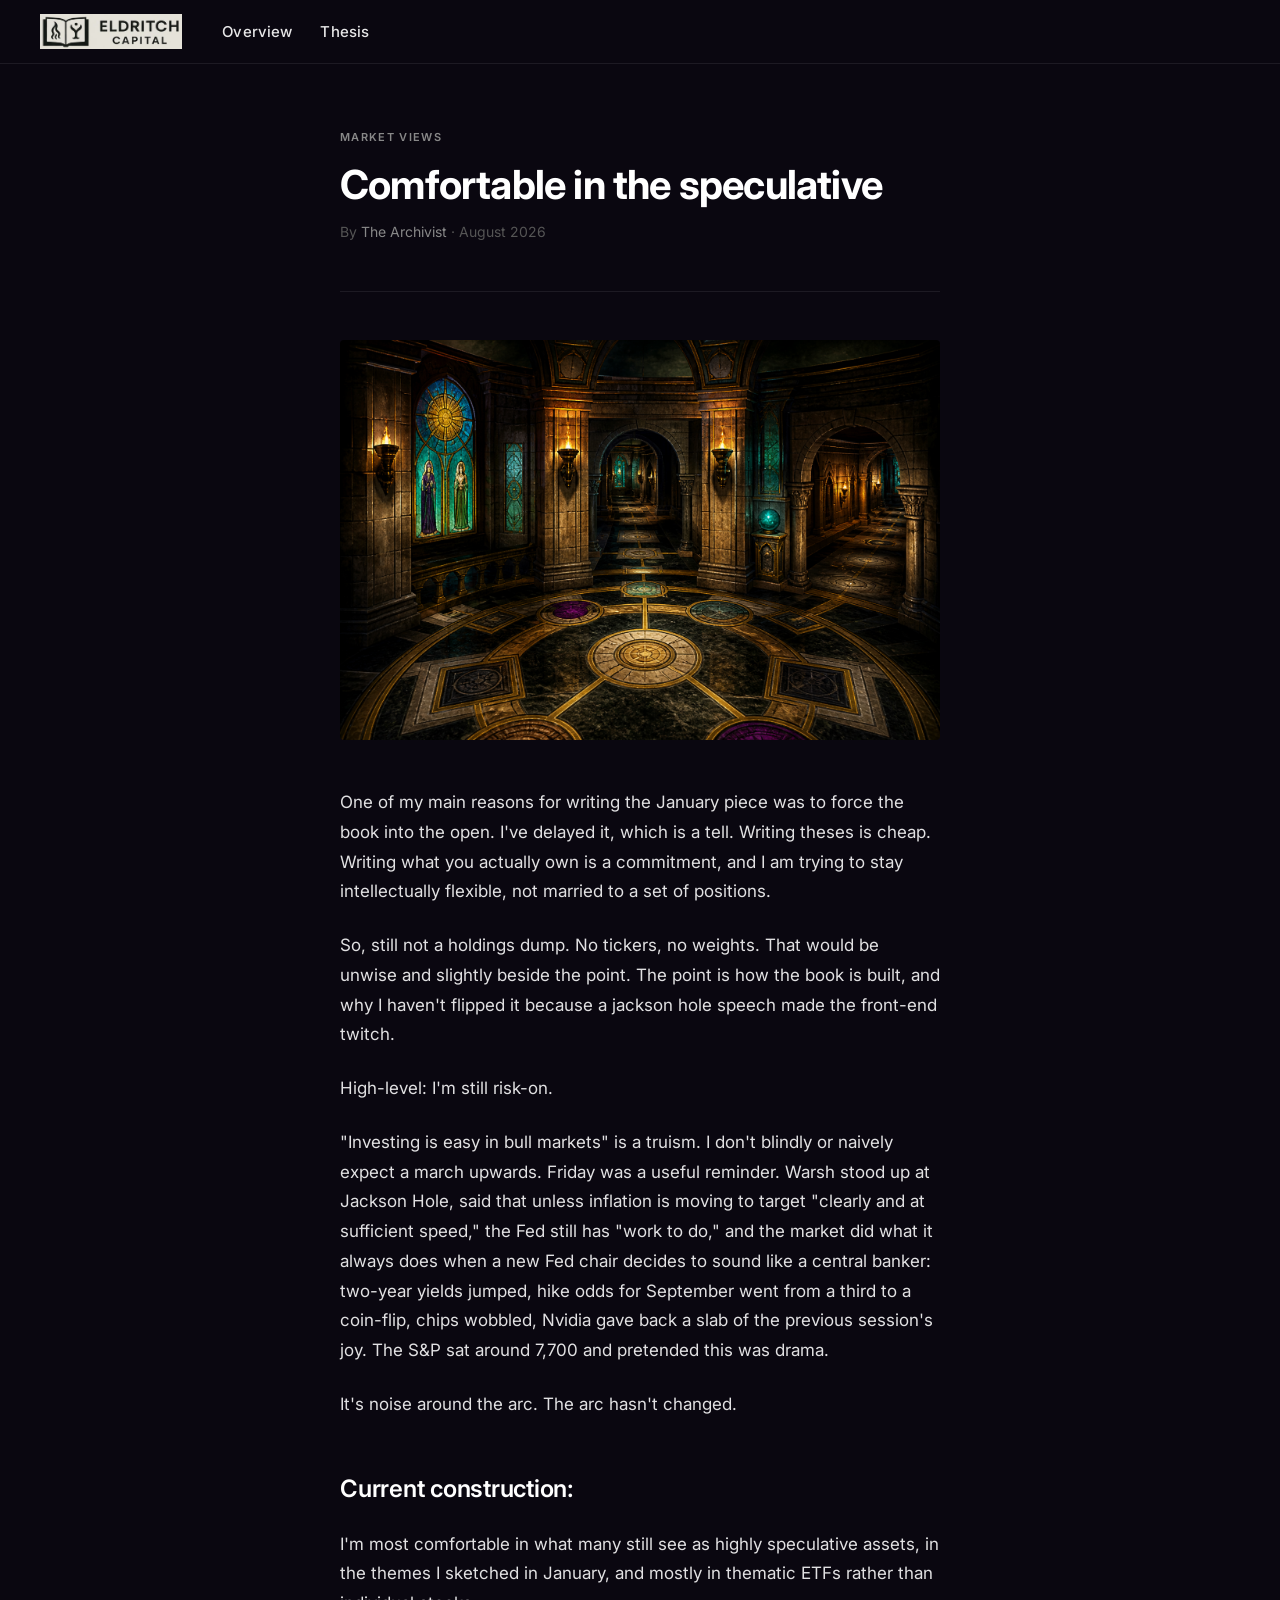
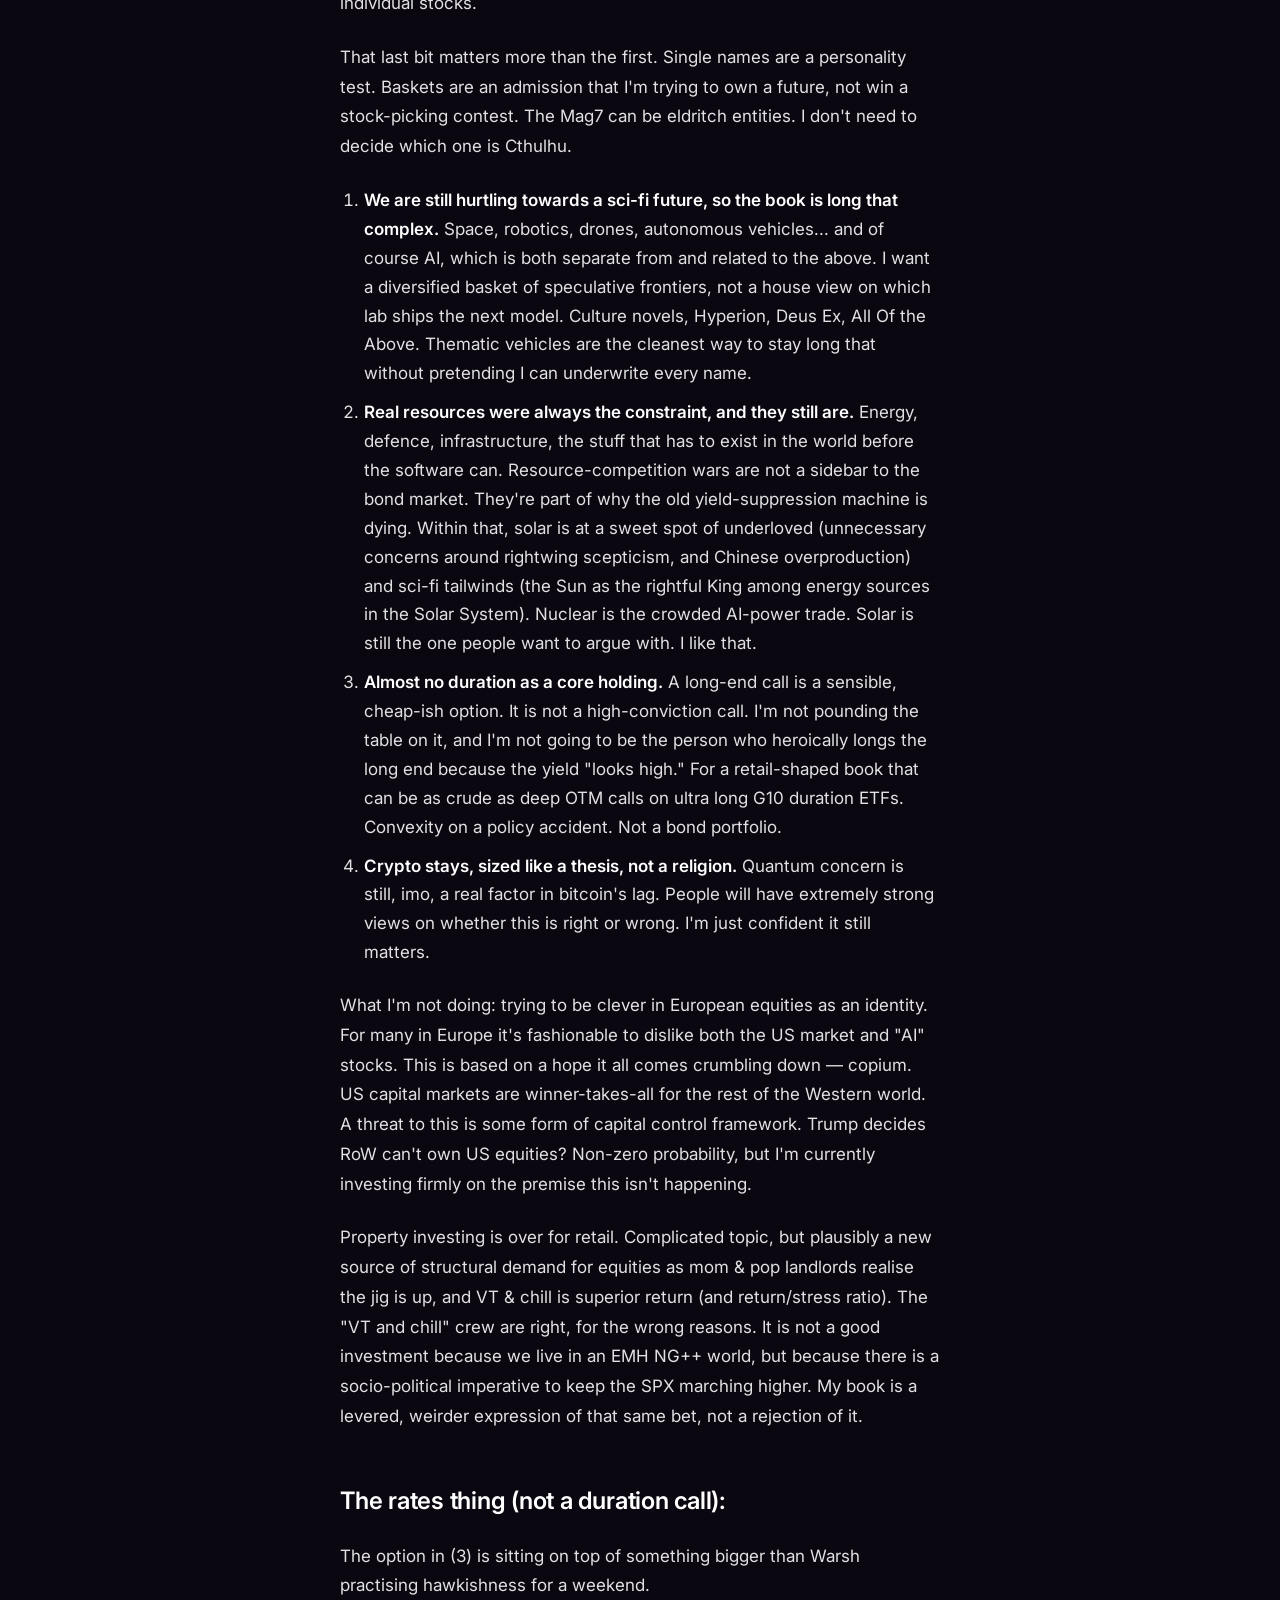
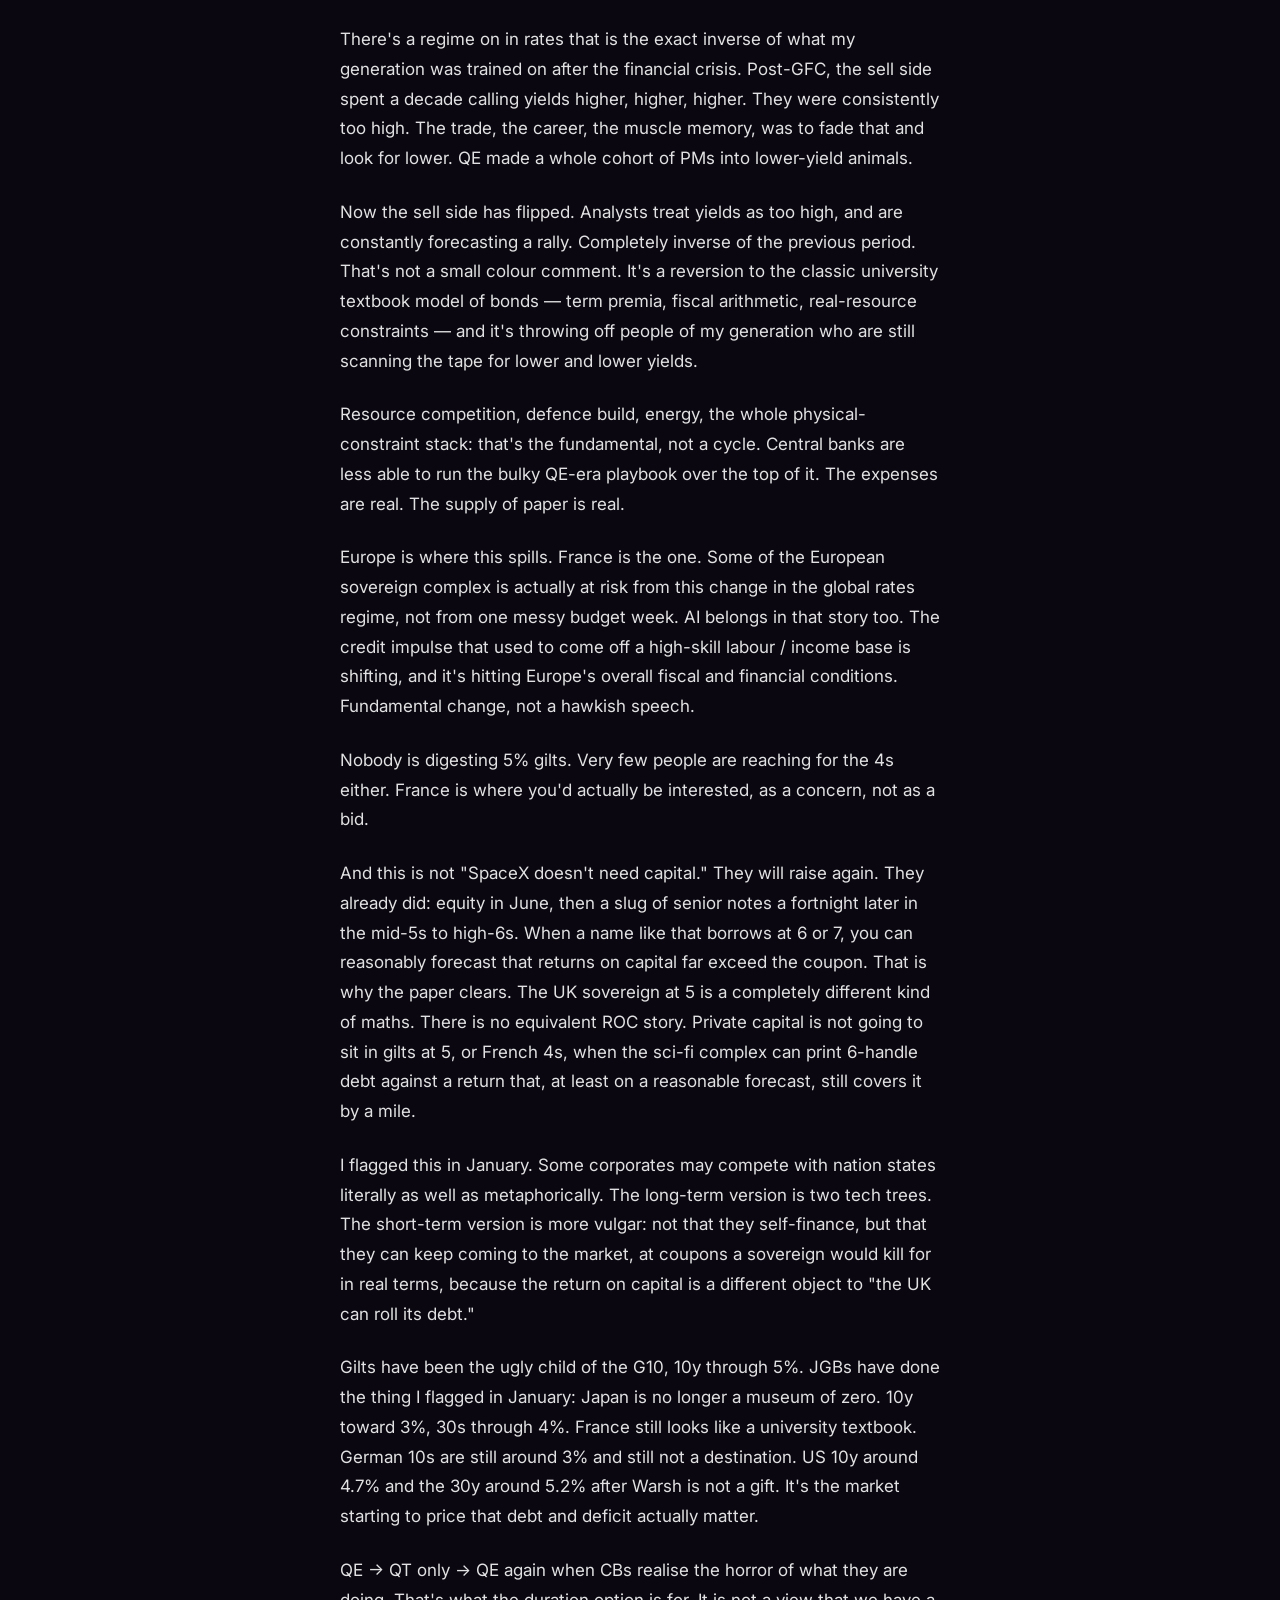
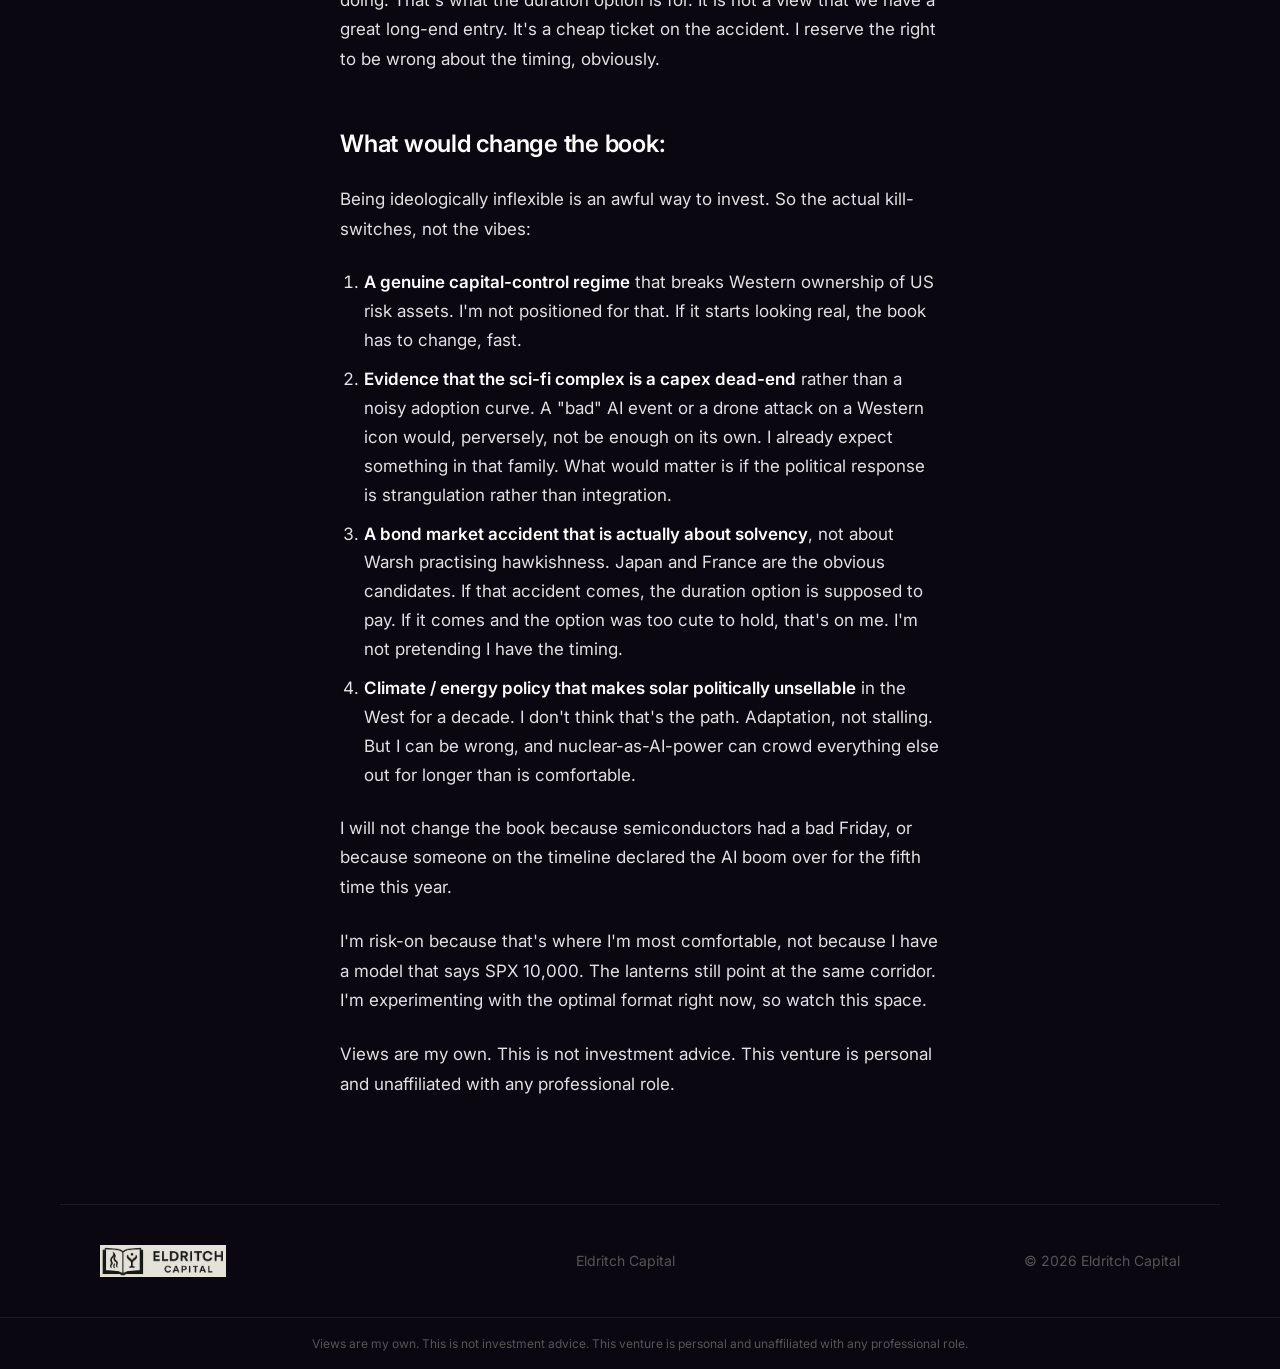
<file: posts/comfortable-in-the-speculative.html>
<!DOCTYPE html>
<html lang="en">
<head>
  <meta charset="UTF-8" />
  <meta name="viewport" content="width=device-width, initial-scale=1.0" />
  <title>Comfortable in the speculative — Eldritch Capital</title>
  <meta name="description" content="How the book is built, why a hawkish Jackson Hole has not flipped it, and why 5% gilts are a different kind of maths to a SpaceX coupon." />
  <link rel="stylesheet" href="../style.css" />
</head>
<body>

  <nav class="site-nav">
    <div class="nav-left">
      <a href="../index.html" class="nav-logo">
        <img src="../images/ec-logo-wide-zoom.jpg" alt="Eldritch Capital" />
      </a>
      <ul class="nav-links">
        <li><a href="../index.html">Overview</a></li>
        <li><a href="../thesis.html">Thesis</a></li>
      </ul>
    </div>
</nav>

  <main>
    <article class="article-wrapper">

      <div class="article-tag">Market Views</div>
      <h1 class="article-title">Comfortable in the speculative</h1>
      <div class="article-meta">By <span>The Archivist</span> &middot; August 2026</div>

      <div class="article-image">
        <img src="../images/grok%20first%20mindmaze.png" alt="MindMaze" />
      </div>

      <div class="article-content">

        <p>One of my main reasons for writing the January piece was to force the book into the open. I've delayed it, which is a tell. Writing theses is cheap. Writing what you actually own is a commitment, and I am trying to stay intellectually flexible, not married to a set of positions.</p>

        <p>So, still not a holdings dump. No tickers, no weights. That would be unwise and slightly beside the point. The point is how the book is built, and why I haven't flipped it because a jackson hole speech made the front-end twitch.</p>

        <p>High-level: I'm still risk-on.</p>

        <p>"Investing is easy in bull markets" is a truism. I don't blindly or naively expect a march upwards. Friday was a useful reminder. Warsh stood up at Jackson Hole, said that unless inflation is moving to target "clearly and at sufficient speed," the Fed still has "work to do," and the market did what it always does when a new Fed chair decides to sound like a central banker: two-year yields jumped, hike odds for September went from a third to a coin-flip, chips wobbled, Nvidia gave back a slab of the previous session's joy. The S&amp;P sat around 7,700 and pretended this was drama.</p>

        <p>It's noise around the arc. The arc hasn't changed.</p>

        <h2>Current construction:</h2>

        <p>I'm most comfortable in what many still see as highly speculative assets, in the themes I sketched in January, and mostly in thematic ETFs rather than individual stocks.</p>

        <p>That last bit matters more than the first. Single names are a personality test. Baskets are an admission that I'm trying to own a future, not win a stock-picking contest. The Mag7 can be eldritch entities. I don't need to decide which one is Cthulhu.</p>

        <ol>
          <li><strong>We are still hurtling towards a sci-fi future, so the book is long that complex.</strong> Space, robotics, drones, autonomous vehicles... and of course AI, which is both separate from and related to the above. I want a diversified basket of speculative frontiers, not a house view on which lab ships the next model. Culture novels, Hyperion, Deus Ex, All Of the Above. Thematic vehicles are the cleanest way to stay long that without pretending I can underwrite every name.</li>
          <li><strong>Real resources were always the constraint, and they still are.</strong> Energy, defence, infrastructure, the stuff that has to exist in the world before the software can. Resource-competition wars are not a sidebar to the bond market. They're part of why the old yield-suppression machine is dying. Within that, solar is at a sweet spot of underloved (unnecessary concerns around rightwing scepticism, and Chinese overproduction) and sci-fi tailwinds (the Sun as the rightful King among energy sources in the Solar System). Nuclear is the crowded AI-power trade. Solar is still the one people want to argue with. I like that.</li>
          <li><strong>Almost no duration as a core holding.</strong> A long-end call is a sensible, cheap-ish option. It is not a high-conviction call. I'm not pounding the table on it, and I'm not going to be the person who heroically longs the long end because the yield "looks high." For a retail-shaped book that can be as crude as deep OTM calls on ultra long G10 duration ETFs. Convexity on a policy accident. Not a bond portfolio.</li>
          <li><strong>Crypto stays, sized like a thesis, not a religion.</strong> Quantum concern is still, imo, a real factor in bitcoin's lag. People will have extremely strong views on whether this is right or wrong. I'm just confident it still matters.</li>
        </ol>

        <p>What I'm not doing: trying to be clever in European equities as an identity. For many in Europe it's fashionable to dislike both the US market and "AI" stocks. This is based on a hope it all comes crumbling down — copium. US capital markets are winner-takes-all for the rest of the Western world. A threat to this is some form of capital control framework. Trump decides RoW can't own US equities? Non-zero probability, but I'm currently investing firmly on the premise this isn't happening.</p>

        <p>Property investing is over for retail. Complicated topic, but plausibly a new source of structural demand for equities as mom &amp; pop landlords realise the jig is up, and VT &amp; chill is superior return (and return/stress ratio). The "VT and chill" crew are right, for the wrong reasons. It is not a good investment because we live in an EMH NG++ world, but because there is a socio-political imperative to keep the SPX marching higher. My book is a levered, weirder expression of that same bet, not a rejection of it.</p>

        <h2>The rates thing (not a duration call):</h2>

        <p>The option in (3) is sitting on top of something bigger than Warsh practising hawkishness for a weekend.</p>

        <p>There's a regime on in rates that is the exact inverse of what my generation was trained on after the financial crisis. Post-GFC, the sell side spent a decade calling yields higher, higher, higher. They were consistently too high. The trade, the career, the muscle memory, was to fade that and look for lower. QE made a whole cohort of PMs into lower-yield animals.</p>

        <p>Now the sell side has flipped. Analysts treat yields as too high, and are constantly forecasting a rally. Completely inverse of the previous period. That's not a small colour comment. It's a reversion to the classic university textbook model of bonds — term premia, fiscal arithmetic, real-resource constraints — and it's throwing off people of my generation who are still scanning the tape for lower and lower yields.</p>

        <p>Resource competition, defence build, energy, the whole physical-constraint stack: that's the fundamental, not a cycle. Central banks are less able to run the bulky QE-era playbook over the top of it. The expenses are real. The supply of paper is real.</p>

        <p>Europe is where this spills. France is the one. Some of the European sovereign complex is actually at risk from this change in the global rates regime, not from one messy budget week. AI belongs in that story too. The credit impulse that used to come off a high-skill labour / income base is shifting, and it's hitting Europe's overall fiscal and financial conditions. Fundamental change, not a hawkish speech.</p>

        <p>Nobody is digesting 5% gilts. Very few people are reaching for the 4s either. France is where you'd actually be interested, as a concern, not as a bid.</p>

        <p>And this is not "SpaceX doesn't need capital." They will raise again. They already did: equity in June, then a slug of senior notes a fortnight later in the mid-5s to high-6s. When a name like that borrows at 6 or 7, you can reasonably forecast that returns on capital far exceed the coupon. That is why the paper clears. The UK sovereign at 5 is a completely different kind of maths. There is no equivalent ROC story. Private capital is not going to sit in gilts at 5, or French 4s, when the sci-fi complex can print 6-handle debt against a return that, at least on a reasonable forecast, still covers it by a mile.</p>

        <p>I flagged this in January. Some corporates may compete with nation states literally as well as metaphorically. The long-term version is two tech trees. The short-term version is more vulgar: not that they self-finance, but that they can keep coming to the market, at coupons a sovereign would kill for in real terms, because the return on capital is a different object to "the UK can roll its debt."</p>

        <p>Gilts have been the ugly child of the G10, 10y through 5%. JGBs have done the thing I flagged in January: Japan is no longer a museum of zero. 10y toward 3%, 30s through 4%. France still looks like a university textbook. German 10s are still around 3% and still not a destination. US 10y around 4.7% and the 30y around 5.2% after Warsh is not a gift. It's the market starting to price that debt and deficit actually matter.</p>

        <p>QE → QT only → QE again when CBs realise the horror of what they are doing. That's what the duration option is for. It is not a view that we have a great long-end entry. It's a cheap ticket on the accident. I reserve the right to be wrong about the timing, obviously.</p>

        <h2>What would change the book:</h2>

        <p>Being ideologically inflexible is an awful way to invest. So the actual kill-switches, not the vibes:</p>

        <ol>
          <li><strong>A genuine capital-control regime</strong> that breaks Western ownership of US risk assets. I'm not positioned for that. If it starts looking real, the book has to change, fast.</li>
          <li><strong>Evidence that the sci-fi complex is a capex dead-end</strong> rather than a noisy adoption curve. A "bad" AI event or a drone attack on a Western icon would, perversely, not be enough on its own. I already expect something in that family. What would matter is if the political response is strangulation rather than integration.</li>
          <li><strong>A bond market accident that is actually about solvency</strong>, not about Warsh practising hawkishness. Japan and France are the obvious candidates. If that accident comes, the duration option is supposed to pay. If it comes and the option was too cute to hold, that's on me. I'm not pretending I have the timing.</li>
          <li><strong>Climate / energy policy that makes solar politically unsellable</strong> in the West for a decade. I don't think that's the path. Adaptation, not stalling. But I can be wrong, and nuclear-as-AI-power can crowd everything else out for longer than is comfortable.</li>
        </ol>

        <p>I will not change the book because semiconductors had a bad Friday, or because someone on the timeline declared the AI boom over for the fifth time this year.</p>

        <p>I'm risk-on because that's where I'm most comfortable, not because I have a model that says SPX 10,000. The lanterns still point at the same corridor. I'm experimenting with the optimal format right now, so watch this space.</p>

        <p>Views are my own. This is not investment advice. This venture is personal and unaffiliated with any professional role.</p>

      </div>
    </article>
  </main>

  <footer>
    <div class="site-footer-top">
      <a href="../index.html" class="footer-logo">
        <img src="../images/ec-logo-wide-zoom.jpg" alt="Eldritch Capital" />
      </a>
      <div class="footer-center">Eldritch Capital</div>
      <div class="footer-right">&copy; 2026 Eldritch Capital</div>
    </div>

    <div class="disclaimer">
      Views are my own. This is not investment advice. This venture is personal and unaffiliated with any professional role.
    </div>
  </footer>

</body>
</html>
</file>
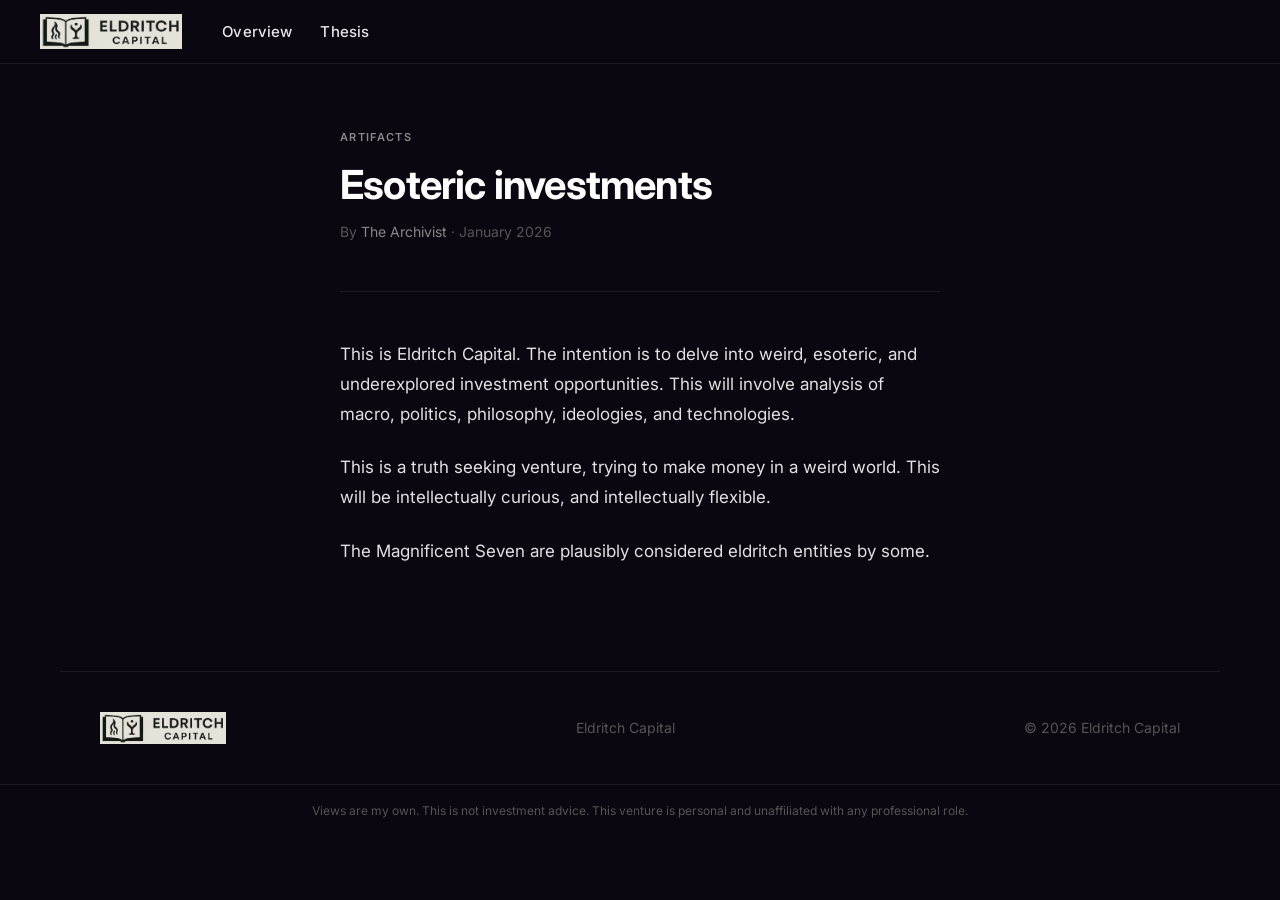
<file: posts/esoteric-investments.html>
<!DOCTYPE html>
<html lang="en">
<head>
  <meta charset="UTF-8" />
  <meta name="viewport" content="width=device-width, initial-scale=1.0" />
  <title>Esoteric investments — Eldritch Capital</title>
  <meta name="description" content="The intention is to delve into weird, esoteric, and underexplored investment opportunities." />
  <link rel="stylesheet" href="../style.css" />
</head>
<body>

  <!-- ===== NAVIGATION ===== -->
  <nav class="site-nav">
    <div class="nav-left">
      <a href="../index.html" class="nav-logo">
        <img src="../images/ec-logo-wide-zoom.jpg" alt="Eldritch Capital" />
      </a>
      <ul class="nav-links">
        <li><a href="../index.html">Overview</a></li>
        <li><a href="../thesis.html">Thesis</a></li>
      </ul>
    </div>
</nav>

  <!-- ===== ARTICLE ===== -->
  <main>
    <article class="article-wrapper">

      <div class="article-tag">Artifacts</div>
      <h1 class="article-title">Esoteric investments</h1>
      <div class="article-meta">By <span>The Archivist</span> &middot; January 2026</div>

      <div class="article-content">

        <p>This is Eldritch Capital. The intention is to delve into weird, esoteric, and underexplored investment opportunities. This will involve analysis of macro, politics, philosophy, ideologies, and technologies.</p>

        <p>This is a truth seeking venture, trying to make money in a weird world. This will be intellectually curious, and intellectually flexible.</p>

        <p>The Magnificent Seven are plausibly considered eldritch entities by some.</p>

      </div>
    </article>
  </main>

  <!-- ===== FOOTER ===== -->
  <footer>
    <div class="site-footer-top">
      <a href="../index.html" class="footer-logo">
        <img src="../images/ec-logo-wide-zoom.jpg" alt="Eldritch Capital" />
      </a>
      <div class="footer-center">Eldritch Capital</div>
      <div class="footer-right">&copy; 2026 Eldritch Capital</div>
    </div>

    <div class="disclaimer">
      Views are my own. This is not investment advice. This venture is personal and unaffiliated with any professional role.
    </div>
  </footer>

</body>
</html>
</file>
<file: style.css>
/* ================================================
   Eldritch Capital — Shared Stylesheet
   ================================================ */

@import url('https://fonts.bunny.net/css?family=inter:400,500,600');

*, *::before, *::after {
  box-sizing: border-box;
  margin: 0;
  padding: 0;
}

:root {
  --bg:         #0a0710;
  --bg-card:    #0f0c18;
  --text:       #ffffff;
  --text-muted: #888888;
  --text-dim:   #555555;
  --border:     rgba(255,255,255,0.08);
  --accent:     #b8b4a8;
  --max-width:  1160px;
  --article-width: 680px;
}

html { scroll-behavior: smooth; }

body {
  background-color: var(--bg);
  color: var(--text);
  font-family: Inter, -apple-system, BlinkMacSystemFont, 'Segoe UI', sans-serif;
  font-size: 17px;
  line-height: 1.65;
  -webkit-font-smoothing: antialiased;
}

a { color: inherit; text-decoration: none; }
a:hover { opacity: 0.8; }

img { max-width: 100%; display: block; }

/* ================================================
   NAVIGATION
   ================================================ */

.site-nav {
  position: sticky;
  top: 0;
  z-index: 100;
  background: var(--bg);
  border-bottom: 1px solid var(--border);
  padding: 0 40px;
  display: flex;
  align-items: center;
  justify-content: space-between;
  height: 64px;
}

.nav-left {
  display: flex;
  align-items: center;
  gap: 40px;
}

.nav-logo {
  display: flex;
  align-items: center;
  flex-shrink: 0;
  max-width: min(220px, 42vw);
}

.nav-logo img {
  height: 36px;
  width: auto;
  max-width: 100%;
  display: block;
  object-fit: contain;
  object-position: left center;
}

.nav-links {
  display: flex;
  gap: 28px;
  list-style: none;
}

.nav-links a {
  font-size: 15px;
  font-weight: 500;
  color: var(--text);
  opacity: 0.9;
  letter-spacing: 0.01em;
  transition: opacity 0.15s;
}

.nav-links a:hover { opacity: 1; }




/* ================================================
   HOMEPAGE — POST GRID
   ================================================ */

.home-feed {
  max-width: var(--max-width);
  margin: 60px auto;
  padding: 0 40px;
}

.post-grid {
  display: grid;
  grid-template-columns: repeat(2, 1fr);
  gap: 2px;
}

.post-card {
  padding: 40px 44px;
  border: 1px solid var(--border);
  display: flex;
  flex-direction: column;
  gap: 14px;
  transition: background 0.2s;
  cursor: pointer;
}

.post-card:hover { background: var(--bg-card); }

.post-card-tag {
  font-size: 11px;
  font-weight: 600;
  letter-spacing: 0.12em;
  text-transform: uppercase;
  color: var(--text-muted);
}

.post-card-title {
  font-size: 22px;
  font-weight: 600;
  line-height: 1.3;
  color: var(--text);
}

.post-card-excerpt {
  font-size: 15px;
  color: var(--text-muted);
  line-height: 1.6;
  display: -webkit-box;
  -webkit-line-clamp: 3;
  -webkit-box-orient: vertical;
  overflow: hidden;
}

.post-card-meta {
  font-size: 13px;
  color: var(--text-dim);
  margin-top: auto;
  padding-top: 10px;
}

/* Featured card (first post, full width) */
.post-card.featured {
  grid-column: 1 / -1;
  flex-direction: row;
  gap: 60px;
  align-items: flex-start;
}

.post-card.featured .post-card-content {
  flex: 1;
}

.post-card.featured .post-card-title {
  font-size: 32px;
}

/* ================================================
   ARTICLE PAGE
   ================================================ */

.article-wrapper {
  max-width: var(--article-width);
  margin: 0 auto;
  padding: 64px 40px 80px;
}

.article-tag {
  font-size: 11px;
  font-weight: 600;
  letter-spacing: 0.12em;
  text-transform: uppercase;
  color: var(--text-muted);
  margin-bottom: 16px;
}

.article-title {
  font-size: 40px;
  font-weight: 700;
  line-height: 1.15;
  margin-bottom: 12px;
  letter-spacing: -0.02em;
}

.article-meta {
  font-size: 14px;
  color: var(--text-dim);
  margin-bottom: 48px;
  padding-bottom: 48px;
  border-bottom: 1px solid var(--border);
}

.article-meta span { color: var(--text-muted); }

.article-image {
  margin-bottom: 48px;
  border-radius: 4px;
  overflow: hidden;
}

.article-image img { width: 100%; }

.article-content {
  font-size: 17px;
  line-height: 1.75;
  color: rgba(255,255,255,0.88);
}

.article-content p { margin-bottom: 24px; }

.article-content h2 {
  font-size: 24px;
  font-weight: 600;
  color: var(--text);
  margin: 48px 0 20px;
  letter-spacing: -0.01em;
}

.article-content h3 {
  font-size: 20px;
  font-weight: 600;
  color: var(--text);
  margin: 36px 0 16px;
}

.article-content ol,
.article-content ul {
  padding-left: 24px;
  margin-bottom: 24px;
}

.article-content li {
  margin-bottom: 10px;
  line-height: 1.7;
}

.article-content strong {
  color: var(--text);
  font-weight: 600;
}

.article-content em { font-style: italic; }

.article-content blockquote {
  border-left: 3px solid var(--accent);
  padding-left: 20px;
  margin: 32px 0;
  color: var(--text-muted);
  font-style: italic;
}

/* ================================================
   FOOTER
   ================================================ */

.site-footer-top {
  border-top: 1px solid var(--border);
  max-width: var(--max-width);
  margin: 0 auto;
  padding: 40px 40px;
  display: flex;
  align-items: center;
  justify-content: space-between;
}

.footer-logo {
  display: inline-flex;
  align-items: center;
  max-width: 180px;
}

.footer-logo img {
  height: 32px;
  width: auto;
  max-width: 100%;
  display: block;
  object-fit: contain;
}

.footer-center {
  font-size: 14px;
  color: var(--text-dim);
}

.footer-right {
  font-size: 14px;
  color: var(--text-dim);
}

/* ================================================
   DISCLAIMER STRIP
   ================================================ */

.disclaimer {
  text-align: center;
  padding: 16px 40px;
  font-size: 12px;
  color: var(--text-dim);
  border-top: 1px solid var(--border);
}

/* ================================================
   RESPONSIVE
   ================================================ */

@media (max-width: 768px) {
  .site-nav {
    padding: 0 16px;
    height: 56px;
  }

  .nav-left {
    gap: 16px;
    min-width: 0;
    width: 100%;
  }

  .nav-logo {
    max-width: min(160px, 48vw);
  }

  .nav-logo img {
    height: 28px;
  }

  .nav-links {
    gap: 16px;
  }

  .nav-links a {
    font-size: 14px;
  }

  .home-feed { padding: 0 20px; margin: 40px auto; }

  .post-grid { grid-template-columns: 1fr; }

  .post-card { padding: 28px 24px; }

  .post-card.featured { flex-direction: column; gap: 20px; }

  .post-card.featured .post-card-title { font-size: 24px; }

  .article-wrapper { padding: 40px 20px 60px; }

  .article-title { font-size: 28px; }

  .site-footer-top { flex-direction: column; gap: 20px; text-align: center; padding: 32px 20px; }
}
</file>
<file: castle/game.css>
@import url('https://fonts.bunny.net/css?family=cinzel:400,700');
.cs-wrap{max-width:760px;margin:0 auto;padding:16px 14px 40px}
.cs-title{font-family:Georgia,serif;color:#d4af37;text-align:center;font-size:clamp(22px,6vw,34px);margin:8px 0 10px;letter-spacing:.5px}
.cs-hud{display:flex;flex-wrap:wrap;justify-content:center;gap:6px 16px;font-size:14px;color:#c9b67a;margin-bottom:8px}
.cs-scene{position:relative;border:1px solid rgba(212,175,55,.35);border-radius:6px;overflow:hidden;background:#000}
#scene{display:block;width:100%;height:auto}
.door{cursor:pointer;transition:filter .2s}
.door.locked{cursor:pointer}
.cs-overlay{position:absolute;inset:0;background:rgba(5,3,10,.88);display:flex;flex-direction:column;align-items:center;justify-content:center;text-align:center;padding:16px;gap:10px}
.cs-overlay h2{font-family:Georgia,serif;color:#d4af37;font-size:clamp(20px,5vw,30px)}
.cs-overlay p{color:#ddd;font-size:15px;max-width:480px}
.hidden{display:none}
.cs-jester{font-family:Georgia,serif;font-style:italic;color:#b8b4a8;font-size:15px;margin:12px 2px;min-height:1.6em}
.cs-quiz{background:#0f0c18;border:1px solid rgba(255,255,255,.08);border-radius:6px;padding:14px}
.cs-quiz .q{font-size:16px;margin-bottom:10px}
.cs-quiz .cat{font-size:12px;text-transform:uppercase;letter-spacing:1px;color:#8a7a4a;margin-bottom:4px}
.opts{display:grid;grid-template-columns:1fr 1fr;gap:8px}
@media (max-width:520px){.opts{grid-template-columns:1fr}}
.cs-btn{background:#1a1426;color:#eee;border:1px solid rgba(212,175,55,.35);border-radius:5px;padding:11px 12px;font-size:15px;text-align:left;cursor:pointer;min-height:44px;font-family:inherit}
.cs-btn:hover{border-color:#d4af37}
.cs-btn.good{background:#1f3a1f;border-color:#6c6}
.cs-btn.bad{background:#3a1a1a;border-color:#c66}
.cs-btn.cta{text-align:center;background:#d4af37;color:#0a0710;font-weight:600}
.cs-mapbox{margin-top:14px;text-align:center}
.cs-maplabel{font-size:12px;color:#888;margin-bottom:6px}
.lg::before{content:"";display:inline-block;width:10px;height:10px;margin:0 3px 0 6px;vertical-align:-1px;border-radius:2px}
.lg.you::before{background:#ffd86b}.lg.seen::before{background:#5a4a7a}.lg.exit::before{background:#3fbf7f}
#map{width:min(260px,70vw);height:auto;background:#07050c;border:1px solid rgba(255,255,255,.08);border-radius:4px}
/* painted edition */
.cs-scene{aspect-ratio:16/9}
#scene{height:100%}
.door .hit{fill:transparent;stroke:none;transition:fill .25s}
.door .hit.dbg{stroke:#0ff;stroke-width:.35;stroke-dasharray:1 .6}
.door.open:hover .hit,.door.open:focus .hit{fill:rgba(255,210,120,.08)}
.door:focus{outline:none}
.cs-jester{position:relative;background:#f1e6c8;color:#2a1a0c;font-style:italic;border-radius:10px;padding:10px 14px;margin:14px 2px 12px;box-shadow:0 2px 8px rgba(0,0,0,.6)}
.cs-jester::before{content:"";position:absolute;top:-9px;left:28px;border:9px solid transparent;border-top:0;border-bottom-color:#f1e6c8}
.cs-jester b{font-style:normal;color:#7a1f1f;font-family:Georgia,serif}
.cs-quiz{position:relative;background:radial-gradient(ellipse at center,#f3e7c6 0%,#e4d1a1 70%,#c9ae74 100%);color:#2a1a0c;border:none;border-radius:4px;padding:22px 20px;margin:0 8px;box-shadow:inset 0 0 30px rgba(110,70,20,.45),0 4px 14px rgba(0,0,0,.6);font-family:Georgia,serif}
.cs-quiz::before,.cs-quiz::after{content:"";position:absolute;left:-10px;right:-10px;height:14px;border-radius:7px;background:linear-gradient(#8a5a2a,#c99a5a 45%,#6a4018)}
.cs-quiz::before{top:-7px}.cs-quiz::after{bottom:-7px}
.cs-quiz .cat{color:#7a1f1f}
.cs-quiz .q{color:#2a1a0c;font-size:17px}
.cs-quiz .cs-btn{background:rgba(255,248,225,.55);color:#2a1a0c;border-color:#8a6a3a;font-family:Georgia,serif}
.cs-quiz .cs-btn:hover{background:rgba(255,248,225,.9);border-color:#7a1f1f}
.cs-quiz .cs-btn.good{background:#bfe0b0;border-color:#3a7a3a}
.cs-quiz .cs-btn.bad{background:#e8b0a8;border-color:#a33}

.cs-turn{display:block;margin:12px auto 0;background:none;border:none;color:#6b4a22;font-family:Georgia,serif;font-size:14px;text-decoration:underline;cursor:pointer;min-height:36px;padding:6px 12px}
.cs-turn:hover{color:#7a1f1f}

/* level card / victory */
.cs-overlay.level-card h2,.cs-overlay.victory h2{font-family:Cinzel,'Trajan Pro',Georgia,serif;letter-spacing:2px}
.cs-overlay.victory h2{color:#ffe08a;text-shadow:0 0 12px rgba(255,200,90,.5)}
/* Death screen: THE LIGHT FADES */
body.is-dead .cs-wrap,body.is-dead .site-nav,body.is-dead footer{filter:grayscale(1) brightness(.45);transition:filter 2.5s ease}
#death{position:fixed;inset:0;z-index:1000;display:none;pointer-events:none}
#death.show{display:block;pointer-events:auto}
#death .band{position:absolute;left:0;right:0;top:50%;transform:translateY(-50%);height:clamp(110px,24vh,220px);background:linear-gradient(180deg,rgba(0,0,0,0) 0%,rgba(0,0,0,.78) 18%,rgba(0,0,0,.78) 82%,rgba(0,0,0,0) 100%);display:flex;align-items:center;justify-content:center;opacity:0}
#death.show .band{animation:lfband 1.2s ease-out forwards}
#death .lf{font-family:Cinzel,'Trajan Pro','Times New Roman',serif;font-weight:400;color:#8a0a0a;font-size:clamp(28px,5.6vw,84px);letter-spacing:.18em;padding:0 .3em 0 .48em;white-space:nowrap;line-height:1.15;max-width:100vw;box-sizing:border-box;text-align:center;text-shadow:0 0 18px rgba(120,0,0,.55);opacity:0;transform:scale(.9)}
#death.show .lf{animation:lftext 2.8s ease-out .3s forwards}
#death .lf-btn{position:absolute;left:50%;top:calc(50% + clamp(80px,15vh,140px));transform:translateX(-50%);opacity:0;text-align:center;min-width:160px}
#death.show .lf-btn{animation:lfbtn 1s ease-out 3s forwards}
@keyframes lfband{to{opacity:1}}
@keyframes lftext{0%{opacity:0;transform:scale(.9)}100%{opacity:1;transform:scale(1.04)}}
@keyframes lfbtn{to{opacity:1}}

@media (max-width:600px){#death .lf{white-space:normal;font-size:clamp(30px,10.5vw,52px);letter-spacing:.14em;padding:0 .3em 0 .44em;max-width:92vw}}
</file>
<file: briefing/euro-assets-m9gpos/app.css>
@import"https://fonts.bunny.net/css?family=cinzel:400,600,700|inter:400,500,600,700";*,*:before,*:after{box-sizing:border-box}:root{--bg:#0a0710;--card:#120d1a;--card2:#171121;--ink:#f3e7c6;--ink2:#d2c4a0;--ink3:#a99c7c;--gold:#d4af37;--gold2:#f0cd6a;--ember:#e8743b;--line:rgba(243,231,198,.13);--line2:rgba(212,175,55,.32);--fs:clamp(15px,.62vw + 7px,20px)}html{font-size:var(--fs);scroll-behavior:smooth;background:var(--bg)}body{margin:0;color:var(--ink);font-family:Inter,Segoe UI,system-ui,sans-serif;line-height:1.55;-webkit-font-smoothing:antialiased;background:radial-gradient(1200px 520px at 78% -8%,rgba(232,140,60,.14),transparent 60%),radial-gradient(900px 600px at 6% 0%,rgba(110,70,160,.12),transparent 65%),radial-gradient(1400px 900px at 50% 120%,rgba(0,0,0,.6),transparent 70%),var(--bg);background-attachment:fixed;min-height:100vh}body:before{content:"";position:fixed;inset:0;pointer-events:none;z-index:0;opacity:.05;background-image:url("data:image/svg+xml,%3Csvg xmlns='http://www.w3.org/2000/svg' width='160' height='160'%3E%3Cfilter id='n'%3E%3CfeTurbulence type='fractalNoise' baseFrequency='.85' numOctaves='2' stitchTiles='stitch'/%3E%3C/filter%3E%3Crect width='100%25' height='100%25' filter='url(%23n)'/%3E%3C/svg%3E")}body:after{content:"";position:fixed;inset:0;pointer-events:none;z-index:0;box-shadow:inset 0 0 220px #000000bf}#root{position:relative;z-index:1}a{color:var(--gold2)}::selection{background:#d4af3759}.k-page{margin:0 auto;padding:0 clamp(14px,2.6vw,56px) 40px}.k-wide{max-width:1880px}.k-full{max-width:2200px}.k-head{position:relative;margin:0 calc(-1*clamp(14px,2.6vw,56px));padding:clamp(18px,2.2vw,40px) clamp(14px,2.6vw,56px) 18px;overflow:hidden;border-bottom:1px solid var(--line2)}.k-head-bg{position:absolute;inset:0;background:url(/castle/img/castle-exterior.jpg) right 30%/cover no-repeat;opacity:.34;-webkit-mask-image:linear-gradient(90deg,transparent 18%,#000 70%);mask-image:linear-gradient(90deg,transparent 18%,#000 70%);filter:saturate(.8) contrast(1.05)}.k-head:after{content:"";position:absolute;inset:0;background:linear-gradient(180deg,#0a071033,#0a0710d9);pointer-events:none}.k-head-inner{position:relative;z-index:1;max-width:1500px}.k-brand{display:flex;flex-wrap:wrap;align-items:center;gap:6px 10px;font-family:Cinzel,Georgia,serif;letter-spacing:.18em;text-transform:uppercase;font-size:.78rem;color:var(--ink3)}.k-sigil{color:var(--gold);animation:flick 5.5s infinite}.k-sep{color:var(--gold);opacity:.6}.k-nav{margin-left:auto;display:flex;gap:6px;letter-spacing:.06em;text-transform:none;font-family:Inter,sans-serif}.k-nav a{font-size:.85rem;color:var(--ink2);text-decoration:none;padding:4px 12px;border:1px solid var(--line);border-radius:999px;background:#0a071080}.k-nav a:hover{border-color:var(--gold)}.k-nav a.on{color:var(--bg);background:var(--gold);border-color:var(--gold)}.k-title{font-family:Cinzel,Trajan Pro,Georgia,serif;font-weight:700;color:var(--gold2);font-size:clamp(1.7rem,2.4vw,3rem);line-height:1.15;margin:.35em 0 .25em;letter-spacing:.02em;text-shadow:0 0 24px rgba(232,140,60,.25),0 2px 0 rgba(0,0,0,.6)}.k-summary{max-width:1100px;color:var(--ink2);margin:.2em 0 .6em;font-size:.95rem}.k-snap{display:inline-flex;align-items:center;gap:8px;font-size:.8rem;letter-spacing:.04em;color:var(--ink);background:#120d1acc;border:1px solid var(--line2);border-radius:999px;padding:4px 14px}.k-dot{width:8px;height:8px;border-radius:50%;background:var(--ember);box-shadow:0 0 10px var(--ember);animation:flick 4s infinite}@keyframes flick{0%,to{opacity:1}43%{opacity:.85}45%{opacity:.45}47%{opacity:.9}70%{opacity:.75}}.k-tabs-wrap{position:sticky;top:0;z-index:20;margin:0 calc(-1*clamp(14px,2.6vw,56px)) 6px;padding:10px clamp(14px,2.6vw,56px);background:#0a0710e6;backdrop-filter:blur(8px);border-bottom:1px solid var(--line)}.k-tabs{display:flex;flex-wrap:wrap;gap:6px}.k-tabs button{position:relative;font-family:Cinzel,Georgia,serif;font-weight:600;letter-spacing:.03em;font-size:.95rem;color:var(--ink2);background:transparent;border:1px solid transparent;border-radius:6px;padding:.45em .85em .45em .7em;cursor:pointer;transition:color .2s,background .2s,border-color .2s}.k-tabs button:hover{color:var(--ink);border-color:var(--line)}.k-tabs button.on{color:var(--bg);background:linear-gradient(180deg,#f0cd6a,#c89a2e);border-color:#f0cd6a;box-shadow:0 0 18px #e8a03c59}.k-tab-n{display:inline-block;font-family:Inter,sans-serif;font-size:.7em;opacity:.6;margin-right:.55em;font-weight:600}.k-tabs button:focus-visible,.k-seg button:focus-visible,.k-exp:focus-visible,button:focus-visible,select:focus-visible,a:focus-visible{outline:2px solid var(--gold2);outline-offset:2px}.k-main{display:flex;flex-direction:column;gap:clamp(14px,1.2vw,24px);padding-top:clamp(12px,1vw,20px)}.k-sec{animation:rise .38s cubic-bezier(.2,.7,.2,1) both}.k-sec.d0{background:linear-gradient(180deg,#181222f0,#100c18f0);border:1px solid var(--line2);border-radius:10px;padding:clamp(16px,1.4vw,30px);box-shadow:0 10px 40px #00000073,inset 0 1px #f0cd6a14}.k-sec.d1,.k-sec.d2{border-top:1px solid var(--line);padding-top:1em;margin-top:.4em;animation:none}.k-main>.k-stack,.k-main>p,.k-main>.k-metrics,.k-main>.k-callout{animation:rise .38s both}@keyframes rise{0%{opacity:0;transform:translateY(8px)}to{opacity:1;transform:none}}.k-sec-h{font-family:Cinzel,Georgia,serif;font-weight:700;color:var(--gold2);margin:0 0 .35em;letter-spacing:.02em}h2.k-sec-h{font-size:clamp(1.25rem,1.35vw,1.9rem)}h3.k-sec-h{font-size:clamp(1.05rem,1.05vw,1.4rem);color:#e9d39a}.k-caption{color:var(--ink3);font-size:.88rem;margin:0 0 .9em;max-width:1400px}.k-stack{display:flex;flex-direction:column;gap:.95em}.k-text{margin:0;max-width:1400px;color:var(--ink)}.k-text strong{color:var(--gold2)}.k-div{border:0;border-top:1px solid var(--line)}.k-exp{display:flex;align-items:center;gap:.6em;width:100%;background:none;border:0;padding:.15em 0;color:inherit;font:inherit;cursor:pointer;text-align:left}.k-exp-chev{width:1em;height:1em;flex:none;transition:transform .25s ease;color:var(--gold)}.k-coll.open .k-exp-chev{transform:rotate(90deg)}.k-exp-hint{margin-left:auto;font-family:Inter,sans-serif;font-size:.62em;font-weight:500;letter-spacing:.08em;text-transform:uppercase;color:var(--ink3);border:1px solid var(--line);border-radius:999px;padding:.15em .8em}.k-exp:hover .k-exp-hint{border-color:var(--gold);color:var(--ink)}.k-coll-body{display:grid;grid-template-rows:0fr;transition:grid-template-rows .35s ease}.k-coll.open .k-coll-body{grid-template-rows:1fr}.k-coll-in{overflow:hidden;min-height:0}.k-coll.open .k-coll-in{padding-top:.5em}.k-callout{border-left:3px solid var(--gold);background:linear-gradient(90deg,#d4af371f,#d4af3708);padding:.9em 1.1em;border-radius:0 8px 8px 0;max-width:1500px}.k-callout.warn{border-left-color:var(--ember);background:linear-gradient(90deg,#e8743b29,#e8743b08)}.k-lead{color:var(--gold2)}.k-callout.warn .k-lead{color:#f5a77a}.k-metrics{display:grid;grid-template-columns:repeat(auto-fit,minmax(min(100%,15rem),1fr));gap:.8em}.k-metric{background:#0a07108c;border:1px solid var(--line);border-top:2px solid var(--gold);border-radius:8px;padding:.8em 1em}.k-m-label{font-size:.78rem;letter-spacing:.06em;text-transform:uppercase;color:var(--ink3)}.k-m-value{font-family:Cinzel,Georgia,serif;font-weight:700;font-size:clamp(1.35rem,1.6vw,2.2rem);color:var(--ink);font-variant-numeric:tabular-nums;line-height:1.2;margin:.15em 0}.k-m-detail{font-size:.8rem;color:var(--ink2)}.k-table-wrap{overflow-x:auto;border:1px solid var(--line);border-radius:8px;background:#0a071059}.k-table{border-collapse:collapse;width:100%;font-size:.95rem;font-variant-numeric:tabular-nums}.k-table th{position:sticky;top:0;text-align:left;font-weight:600;font-size:.8rem;letter-spacing:.03em;color:var(--gold2);background:#1a1325;padding:.65em .8em;border-bottom:1px solid var(--line2);white-space:nowrap}.k-table td{padding:.55em .8em;border-bottom:1px solid var(--line);vertical-align:top}.k-table tbody tr:nth-child(2n) td{background:#f3e7c606}.k-table tbody tr:hover td{background:#d4af3714}.k-table .r{text-align:right;white-space:nowrap}.k-table td:first-child{color:var(--ink)}.k-props{margin:0;display:grid;gap:0;border:1px solid var(--line);border-radius:8px;overflow:hidden}.k-prop{display:grid;grid-template-columns:minmax(10rem,22%) 1fr;gap:1em;padding:.55em .9em;border-bottom:1px solid var(--line)}.k-prop:last-child{border-bottom:0}.k-prop:nth-child(2n){background:#f3e7c606}.k-prop dt{color:var(--gold2);font-weight:600}.k-prop dd{margin:0;color:var(--ink)}.k-grid .k-prop{grid-template-columns:minmax(9rem,42%) 1fr}.k-list{margin:0;padding-left:1.4em;display:flex;flex-direction:column;gap:.5em;max-width:1500px}.k-list li::marker{color:var(--gold)}.k-toc{display:flex;flex-wrap:wrap;gap:8px}.k-toc a{color:var(--ink2)}.k-grid{display:grid;gap:1.1em;align-items:start}.k-grid.c2{grid-template-columns:repeat(2,minmax(0,1fr))}.k-grid.c3{grid-template-columns:repeat(3,minmax(0,1fr))}@media(max-width:1000px){.k-grid.c2,.k-grid.c3{grid-template-columns:1fr}}.k-seg{display:inline-flex;flex-wrap:wrap;gap:4px;padding:4px;background:#0a071099;border:1px solid var(--line);border-radius:10px}.k-seg button{font:inherit;font-size:.9rem;font-weight:500;color:var(--ink2);background:transparent;border:1px solid transparent;border-radius:7px;padding:.45em .95em;cursor:pointer;transition:all .2s}.k-seg button:hover{color:var(--ink);background:#f3e7c60f}.k-seg button.on{color:var(--bg);background:var(--gold2);font-weight:600;box-shadow:0 0 12px #f0cd6a4d}.k-select{display:inline-flex;align-items:center;gap:.7em;flex-wrap:wrap}.k-select-l{color:var(--ink3);font-size:.85rem;text-transform:uppercase;letter-spacing:.06em}.k-select-box{position:relative}.k-select-box:after{content:"\25be";position:absolute;right:.8em;top:50%;transform:translateY(-50%);color:var(--gold);pointer-events:none}.k-select select{appearance:none;font:inherit;font-size:.95rem;color:var(--ink);background:#1a1325;border:1px solid var(--line2);border-radius:8px;padding:.5em 2.4em .5em .9em;cursor:pointer;min-width:16rem}.k-select option{background:#1a1325;color:var(--ink)}.k-status{display:inline-block;font-size:.78em;font-weight:600;letter-spacing:.02em;padding:.12em .65em;border-radius:999px;border:1px solid;white-space:nowrap;vertical-align:.08em}.k-status.acc{color:#9fd8f8;background:#62bdee24;border-color:#62bdee80}.k-status.warn{color:#f8b48c;background:#ee7d5b26;border-color:#ee7d5b8c}.k-status.neu{color:var(--ink2);background:#f3e7c60f;border-color:var(--line)}.k-links{display:grid;grid-template-columns:repeat(auto-fill,minmax(min(100%,20rem),1fr));gap:.7em}.k-link{display:flex;flex-direction:column;gap:.25em;text-decoration:none;padding:.8em 1em;border:1px solid var(--line);border-radius:8px;background:#0a071080;transition:border-color .2s,transform .2s}.k-link:hover{border-color:var(--gold);transform:translateY(-1px)}.k-link-t{color:var(--ink);font-weight:500}.k-link-s{color:var(--ink3);font-size:.8rem}.k-bars{display:flex;flex-direction:column;gap:.55em}.k-bar{display:grid;grid-template-columns:minmax(8rem,38%) 1fr 4.5em;gap:.8em;align-items:center}.k-bar-l{font-size:.9rem;color:var(--ink)}.k-bar-m{display:block;font-size:.75rem;color:var(--ink3)}.k-bar-track{position:relative;height:1.05em;background:#f3e7c60d;border-radius:4px}.k-bar-zero{position:absolute;left:50%;top:-3px;bottom:-3px;width:1px;background:#f3e7c699}.k-bar-fill{position:absolute;top:2px;bottom:2px;border-radius:3px;transition:width .4s ease,left .4s ease}.k-bar-v{text-align:right;font-variant-numeric:tabular-nums;font-weight:600}.k-chart{margin:0}.k-readout{display:flex;flex-wrap:wrap;gap:.3em 1.1em;font-size:.85rem;color:var(--ink2);padding:.3em .2em 0;min-height:1.8em}.k-readout i{display:inline-block;width:.75em;height:.75em;border-radius:2px;margin-right:.4em;vertical-align:-.05em}.k-hint{color:var(--ink3);font-style:italic}svg text{font-variant-numeric:tabular-nums}button[aria-expanded]>svg{width:1.05rem;height:1.05rem}button[aria-pressed]{font-size:.9rem!important;padding:.4em .95em!important}.k-foot{margin-top:2em;padding-top:1em;border-top:1px solid var(--line);font-size:.8rem;color:var(--ink3);display:flex;flex-direction:column;gap:.4em}.k-foot-l{color:var(--gold);text-transform:uppercase;letter-spacing:.08em;margin-right:.4em}@media(prefers-reduced-motion:reduce){*{animation:none!important;transition:none!important}html{scroll-behavior:auto}}@media print{.k-tabs-wrap{position:static}body:before,body:after{display:none}}html.k-wb-open,html.k-wb-open body{overflow:hidden}.k-wb-overlay{position:fixed;inset:0;z-index:80;background:#0a0710d6;backdrop-filter:blur(8px);display:flex;align-items:center;justify-content:center;padding:24px}.k-wb-dialog{width:min(36rem,100%);background:linear-gradient(180deg,#181222fa,#100c18fa);border:1px solid var(--line2);border-radius:12px;padding:clamp(20px,2.2vw,36px);box-shadow:0 20px 60px #000000a6,inset 0 1px #f0cd6a1a;animation:rise .28s cubic-bezier(.2,.7,.2,1) both}.k-wb-h{font-family:Cinzel,Georgia,serif;font-weight:700;color:var(--gold2);margin:0 0 .5em;letter-spacing:.03em;font-size:clamp(1.25rem,1.6vw,1.8rem)}.k-wb-q{margin:0 0 1.15em;color:var(--ink);font-size:1.05rem}.k-wb-actions{display:flex;flex-wrap:wrap;gap:8px}.k-wb-btn{font:inherit;font-size:.95rem;color:var(--ink2);background:#0a071099;border:1px solid var(--line2);border-radius:999px;padding:.5em 1.05em;cursor:pointer;transition:border-color .2s,color .2s,background .2s}.k-wb-btn:hover{color:var(--ink);border-color:var(--gold);background:#d4af371f}.k-wb-reply{margin:1.15em 0 0;color:var(--gold2);font-style:italic}.k-wb-close{display:inline-block;margin-top:1em;font:inherit;font-family:Cinzel,Georgia,serif;font-weight:600;letter-spacing:.04em;color:var(--bg);background:linear-gradient(180deg,#f0cd6a,#c89a2e);border:1px solid #f0cd6a;border-radius:8px;padding:.5em 1.25em;cursor:pointer;box-shadow:0 0 18px #e8a03c4d}.k-wb-close:hover{filter:brightness(1.06)}
</file>
<file: briefing/ez-macro-m9gpos/app.css>
@import"https://fonts.bunny.net/css?family=cinzel:400,600,700|inter:400,500,600,700";*,*:before,*:after{box-sizing:border-box}:root{--bg:#0a0710;--card:#120d1a;--card2:#171121;--ink:#f3e7c6;--ink2:#d2c4a0;--ink3:#a99c7c;--gold:#d4af37;--gold2:#f0cd6a;--ember:#e8743b;--line:rgba(243,231,198,.13);--line2:rgba(212,175,55,.32);--fs:clamp(15px,.62vw + 7px,20px)}html{font-size:var(--fs);scroll-behavior:smooth;background:var(--bg)}body{margin:0;color:var(--ink);font-family:Inter,Segoe UI,system-ui,sans-serif;line-height:1.55;-webkit-font-smoothing:antialiased;background:radial-gradient(1200px 520px at 78% -8%,rgba(232,140,60,.14),transparent 60%),radial-gradient(900px 600px at 6% 0%,rgba(110,70,160,.12),transparent 65%),radial-gradient(1400px 900px at 50% 120%,rgba(0,0,0,.6),transparent 70%),var(--bg);background-attachment:fixed;min-height:100vh}body:before{content:"";position:fixed;inset:0;pointer-events:none;z-index:0;opacity:.05;background-image:url("data:image/svg+xml,%3Csvg xmlns='http://www.w3.org/2000/svg' width='160' height='160'%3E%3Cfilter id='n'%3E%3CfeTurbulence type='fractalNoise' baseFrequency='.85' numOctaves='2' stitchTiles='stitch'/%3E%3C/filter%3E%3Crect width='100%25' height='100%25' filter='url(%23n)'/%3E%3C/svg%3E")}body:after{content:"";position:fixed;inset:0;pointer-events:none;z-index:0;box-shadow:inset 0 0 220px #000000bf}#root{position:relative;z-index:1}a{color:var(--gold2)}::selection{background:#d4af3759}.k-page{margin:0 auto;padding:0 clamp(14px,2.6vw,56px) 40px}.k-wide{max-width:1880px}.k-full{max-width:2200px}.k-head{position:relative;margin:0 calc(-1*clamp(14px,2.6vw,56px));padding:clamp(18px,2.2vw,40px) clamp(14px,2.6vw,56px) 18px;overflow:hidden;border-bottom:1px solid var(--line2)}.k-head-bg{position:absolute;inset:0;background:url(/castle/img/castle-exterior.jpg) right 30%/cover no-repeat;opacity:.34;-webkit-mask-image:linear-gradient(90deg,transparent 18%,#000 70%);mask-image:linear-gradient(90deg,transparent 18%,#000 70%);filter:saturate(.8) contrast(1.05)}.k-head:after{content:"";position:absolute;inset:0;background:linear-gradient(180deg,#0a071033,#0a0710d9);pointer-events:none}.k-head-inner{position:relative;z-index:1;max-width:1500px}.k-brand{display:flex;flex-wrap:wrap;align-items:center;gap:6px 10px;font-family:Cinzel,Georgia,serif;letter-spacing:.18em;text-transform:uppercase;font-size:.78rem;color:var(--ink3)}.k-sigil{color:var(--gold);animation:flick 5.5s infinite}.k-sep{color:var(--gold);opacity:.6}.k-nav{margin-left:auto;display:flex;gap:6px;letter-spacing:.06em;text-transform:none;font-family:Inter,sans-serif}.k-nav a{font-size:.85rem;color:var(--ink2);text-decoration:none;padding:4px 12px;border:1px solid var(--line);border-radius:999px;background:#0a071080}.k-nav a:hover{border-color:var(--gold)}.k-nav a.on{color:var(--bg);background:var(--gold);border-color:var(--gold)}.k-title{font-family:Cinzel,Trajan Pro,Georgia,serif;font-weight:700;color:var(--gold2);font-size:clamp(1.7rem,2.4vw,3rem);line-height:1.15;margin:.35em 0 .25em;letter-spacing:.02em;text-shadow:0 0 24px rgba(232,140,60,.25),0 2px 0 rgba(0,0,0,.6)}.k-summary{max-width:1100px;color:var(--ink2);margin:.2em 0 .6em;font-size:.95rem}.k-snap{display:inline-flex;align-items:center;gap:8px;font-size:.8rem;letter-spacing:.04em;color:var(--ink);background:#120d1acc;border:1px solid var(--line2);border-radius:999px;padding:4px 14px}.k-dot{width:8px;height:8px;border-radius:50%;background:var(--ember);box-shadow:0 0 10px var(--ember);animation:flick 4s infinite}@keyframes flick{0%,to{opacity:1}43%{opacity:.85}45%{opacity:.45}47%{opacity:.9}70%{opacity:.75}}.k-tabs-wrap{position:sticky;top:0;z-index:20;margin:0 calc(-1*clamp(14px,2.6vw,56px)) 6px;padding:10px clamp(14px,2.6vw,56px);background:#0a0710e6;backdrop-filter:blur(8px);border-bottom:1px solid var(--line)}.k-tabs{display:flex;flex-wrap:wrap;gap:6px}.k-tabs button{position:relative;font-family:Cinzel,Georgia,serif;font-weight:600;letter-spacing:.03em;font-size:.95rem;color:var(--ink2);background:transparent;border:1px solid transparent;border-radius:6px;padding:.45em .85em .45em .7em;cursor:pointer;transition:color .2s,background .2s,border-color .2s}.k-tabs button:hover{color:var(--ink);border-color:var(--line)}.k-tabs button.on{color:var(--bg);background:linear-gradient(180deg,#f0cd6a,#c89a2e);border-color:#f0cd6a;box-shadow:0 0 18px #e8a03c59}.k-tab-n{display:inline-block;font-family:Inter,sans-serif;font-size:.7em;opacity:.6;margin-right:.55em;font-weight:600}.k-tabs button:focus-visible,.k-seg button:focus-visible,.k-exp:focus-visible,button:focus-visible,select:focus-visible,a:focus-visible{outline:2px solid var(--gold2);outline-offset:2px}.k-main{display:flex;flex-direction:column;gap:clamp(14px,1.2vw,24px);padding-top:clamp(12px,1vw,20px)}.k-sec{animation:rise .38s cubic-bezier(.2,.7,.2,1) both}.k-sec.d0{background:linear-gradient(180deg,#181222f0,#100c18f0);border:1px solid var(--line2);border-radius:10px;padding:clamp(16px,1.4vw,30px);box-shadow:0 10px 40px #00000073,inset 0 1px #f0cd6a14}.k-sec.d1,.k-sec.d2{border-top:1px solid var(--line);padding-top:1em;margin-top:.4em;animation:none}.k-main>.k-stack,.k-main>p,.k-main>.k-metrics,.k-main>.k-callout{animation:rise .38s both}@keyframes rise{0%{opacity:0;transform:translateY(8px)}to{opacity:1;transform:none}}.k-sec-h{font-family:Cinzel,Georgia,serif;font-weight:700;color:var(--gold2);margin:0 0 .35em;letter-spacing:.02em}h2.k-sec-h{font-size:clamp(1.25rem,1.35vw,1.9rem)}h3.k-sec-h{font-size:clamp(1.05rem,1.05vw,1.4rem);color:#e9d39a}.k-caption{color:var(--ink3);font-size:.88rem;margin:0 0 .9em;max-width:1400px}.k-stack{display:flex;flex-direction:column;gap:.95em}.k-text{margin:0;max-width:1400px;color:var(--ink)}.k-text strong{color:var(--gold2)}.k-div{border:0;border-top:1px solid var(--line)}.k-exp{display:flex;align-items:center;gap:.6em;width:100%;background:none;border:0;padding:.15em 0;color:inherit;font:inherit;cursor:pointer;text-align:left}.k-exp-chev{width:1em;height:1em;flex:none;transition:transform .25s ease;color:var(--gold)}.k-coll.open .k-exp-chev{transform:rotate(90deg)}.k-exp-hint{margin-left:auto;font-family:Inter,sans-serif;font-size:.62em;font-weight:500;letter-spacing:.08em;text-transform:uppercase;color:var(--ink3);border:1px solid var(--line);border-radius:999px;padding:.15em .8em}.k-exp:hover .k-exp-hint{border-color:var(--gold);color:var(--ink)}.k-coll-body{display:grid;grid-template-rows:0fr;transition:grid-template-rows .35s ease}.k-coll.open .k-coll-body{grid-template-rows:1fr}.k-coll-in{overflow:hidden;min-height:0}.k-coll.open .k-coll-in{padding-top:.5em}.k-callout{border-left:3px solid var(--gold);background:linear-gradient(90deg,#d4af371f,#d4af3708);padding:.9em 1.1em;border-radius:0 8px 8px 0;max-width:1500px}.k-callout.warn{border-left-color:var(--ember);background:linear-gradient(90deg,#e8743b29,#e8743b08)}.k-lead{color:var(--gold2)}.k-callout.warn .k-lead{color:#f5a77a}.k-metrics{display:grid;grid-template-columns:repeat(auto-fit,minmax(min(100%,15rem),1fr));gap:.8em}.k-metric{background:#0a07108c;border:1px solid var(--line);border-top:2px solid var(--gold);border-radius:8px;padding:.8em 1em}.k-m-label{font-size:.78rem;letter-spacing:.06em;text-transform:uppercase;color:var(--ink3)}.k-m-value{font-family:Cinzel,Georgia,serif;font-weight:700;font-size:clamp(1.35rem,1.6vw,2.2rem);color:var(--ink);font-variant-numeric:tabular-nums;line-height:1.2;margin:.15em 0}.k-m-detail{font-size:.8rem;color:var(--ink2)}.k-table-wrap{overflow-x:auto;border:1px solid var(--line);border-radius:8px;background:#0a071059}.k-table{border-collapse:collapse;width:100%;font-size:.95rem;font-variant-numeric:tabular-nums}.k-table th{position:sticky;top:0;text-align:left;font-weight:600;font-size:.8rem;letter-spacing:.03em;color:var(--gold2);background:#1a1325;padding:.65em .8em;border-bottom:1px solid var(--line2);white-space:nowrap}.k-table td{padding:.55em .8em;border-bottom:1px solid var(--line);vertical-align:top}.k-table tbody tr:nth-child(2n) td{background:#f3e7c606}.k-table tbody tr:hover td{background:#d4af3714}.k-table .r{text-align:right;white-space:nowrap}.k-table td:first-child{color:var(--ink)}.k-props{margin:0;display:grid;gap:0;border:1px solid var(--line);border-radius:8px;overflow:hidden}.k-prop{display:grid;grid-template-columns:minmax(10rem,22%) 1fr;gap:1em;padding:.55em .9em;border-bottom:1px solid var(--line)}.k-prop:last-child{border-bottom:0}.k-prop:nth-child(2n){background:#f3e7c606}.k-prop dt{color:var(--gold2);font-weight:600}.k-prop dd{margin:0;color:var(--ink)}.k-grid .k-prop{grid-template-columns:minmax(9rem,42%) 1fr}.k-list{margin:0;padding-left:1.4em;display:flex;flex-direction:column;gap:.5em;max-width:1500px}.k-list li::marker{color:var(--gold)}.k-toc{display:flex;flex-wrap:wrap;gap:8px}.k-toc a{color:var(--ink2)}.k-grid{display:grid;gap:1.1em;align-items:start}.k-grid.c2{grid-template-columns:repeat(2,minmax(0,1fr))}.k-grid.c3{grid-template-columns:repeat(3,minmax(0,1fr))}@media(max-width:1000px){.k-grid.c2,.k-grid.c3{grid-template-columns:1fr}}.k-seg{display:inline-flex;flex-wrap:wrap;gap:4px;padding:4px;background:#0a071099;border:1px solid var(--line);border-radius:10px}.k-seg button{font:inherit;font-size:.9rem;font-weight:500;color:var(--ink2);background:transparent;border:1px solid transparent;border-radius:7px;padding:.45em .95em;cursor:pointer;transition:all .2s}.k-seg button:hover{color:var(--ink);background:#f3e7c60f}.k-seg button.on{color:var(--bg);background:var(--gold2);font-weight:600;box-shadow:0 0 12px #f0cd6a4d}.k-select{display:inline-flex;align-items:center;gap:.7em;flex-wrap:wrap}.k-select-l{color:var(--ink3);font-size:.85rem;text-transform:uppercase;letter-spacing:.06em}.k-select-box{position:relative}.k-select-box:after{content:"\25be";position:absolute;right:.8em;top:50%;transform:translateY(-50%);color:var(--gold);pointer-events:none}.k-select select{appearance:none;font:inherit;font-size:.95rem;color:var(--ink);background:#1a1325;border:1px solid var(--line2);border-radius:8px;padding:.5em 2.4em .5em .9em;cursor:pointer;min-width:16rem}.k-select option{background:#1a1325;color:var(--ink)}.k-status{display:inline-block;font-size:.78em;font-weight:600;letter-spacing:.02em;padding:.12em .65em;border-radius:999px;border:1px solid;white-space:nowrap;vertical-align:.08em}.k-status.acc{color:#9fd8f8;background:#62bdee24;border-color:#62bdee80}.k-status.warn{color:#f8b48c;background:#ee7d5b26;border-color:#ee7d5b8c}.k-status.neu{color:var(--ink2);background:#f3e7c60f;border-color:var(--line)}.k-links{display:grid;grid-template-columns:repeat(auto-fill,minmax(min(100%,20rem),1fr));gap:.7em}.k-link{display:flex;flex-direction:column;gap:.25em;text-decoration:none;padding:.8em 1em;border:1px solid var(--line);border-radius:8px;background:#0a071080;transition:border-color .2s,transform .2s}.k-link:hover{border-color:var(--gold);transform:translateY(-1px)}.k-link-t{color:var(--ink);font-weight:500}.k-link-s{color:var(--ink3);font-size:.8rem}.k-bars{display:flex;flex-direction:column;gap:.55em}.k-bar{display:grid;grid-template-columns:minmax(8rem,38%) 1fr 4.5em;gap:.8em;align-items:center}.k-bar-l{font-size:.9rem;color:var(--ink)}.k-bar-m{display:block;font-size:.75rem;color:var(--ink3)}.k-bar-track{position:relative;height:1.05em;background:#f3e7c60d;border-radius:4px}.k-bar-zero{position:absolute;left:50%;top:-3px;bottom:-3px;width:1px;background:#f3e7c699}.k-bar-fill{position:absolute;top:2px;bottom:2px;border-radius:3px;transition:width .4s ease,left .4s ease}.k-bar-v{text-align:right;font-variant-numeric:tabular-nums;font-weight:600}.k-chart{margin:0}.k-readout{display:flex;flex-wrap:wrap;gap:.3em 1.1em;font-size:.85rem;color:var(--ink2);padding:.3em .2em 0;min-height:1.8em}.k-readout i{display:inline-block;width:.75em;height:.75em;border-radius:2px;margin-right:.4em;vertical-align:-.05em}.k-hint{color:var(--ink3);font-style:italic}svg text{font-variant-numeric:tabular-nums}button[aria-expanded]>svg{width:1.05rem;height:1.05rem}button[aria-pressed]{font-size:.9rem!important;padding:.4em .95em!important}.k-foot{margin-top:2em;padding-top:1em;border-top:1px solid var(--line);font-size:.8rem;color:var(--ink3);display:flex;flex-direction:column;gap:.4em}.k-foot-l{color:var(--gold);text-transform:uppercase;letter-spacing:.08em;margin-right:.4em}@media(prefers-reduced-motion:reduce){*{animation:none!important;transition:none!important}html{scroll-behavior:auto}}@media print{.k-tabs-wrap{position:static}body:before,body:after{display:none}}html.k-wb-open,html.k-wb-open body{overflow:hidden}.k-wb-overlay{position:fixed;inset:0;z-index:80;background:#0a0710d6;backdrop-filter:blur(8px);display:flex;align-items:center;justify-content:center;padding:24px}.k-wb-dialog{width:min(36rem,100%);background:linear-gradient(180deg,#181222fa,#100c18fa);border:1px solid var(--line2);border-radius:12px;padding:clamp(20px,2.2vw,36px);box-shadow:0 20px 60px #000000a6,inset 0 1px #f0cd6a1a;animation:rise .28s cubic-bezier(.2,.7,.2,1) both}.k-wb-h{font-family:Cinzel,Georgia,serif;font-weight:700;color:var(--gold2);margin:0 0 .5em;letter-spacing:.03em;font-size:clamp(1.25rem,1.6vw,1.8rem)}.k-wb-q{margin:0 0 1.15em;color:var(--ink);font-size:1.05rem}.k-wb-actions{display:flex;flex-wrap:wrap;gap:8px}.k-wb-btn{font:inherit;font-size:.95rem;color:var(--ink2);background:#0a071099;border:1px solid var(--line2);border-radius:999px;padding:.5em 1.05em;cursor:pointer;transition:border-color .2s,color .2s,background .2s}.k-wb-btn:hover{color:var(--ink);border-color:var(--gold);background:#d4af371f}.k-wb-reply{margin:1.15em 0 0;color:var(--gold2);font-style:italic}.k-wb-close{display:inline-block;margin-top:1em;font:inherit;font-family:Cinzel,Georgia,serif;font-weight:600;letter-spacing:.04em;color:var(--bg);background:linear-gradient(180deg,#f0cd6a,#c89a2e);border:1px solid #f0cd6a;border-radius:8px;padding:.5em 1.25em;cursor:pointer;box-shadow:0 0 18px #e8a03c4d}.k-wb-close:hover{filter:brightness(1.06)}
</file>
